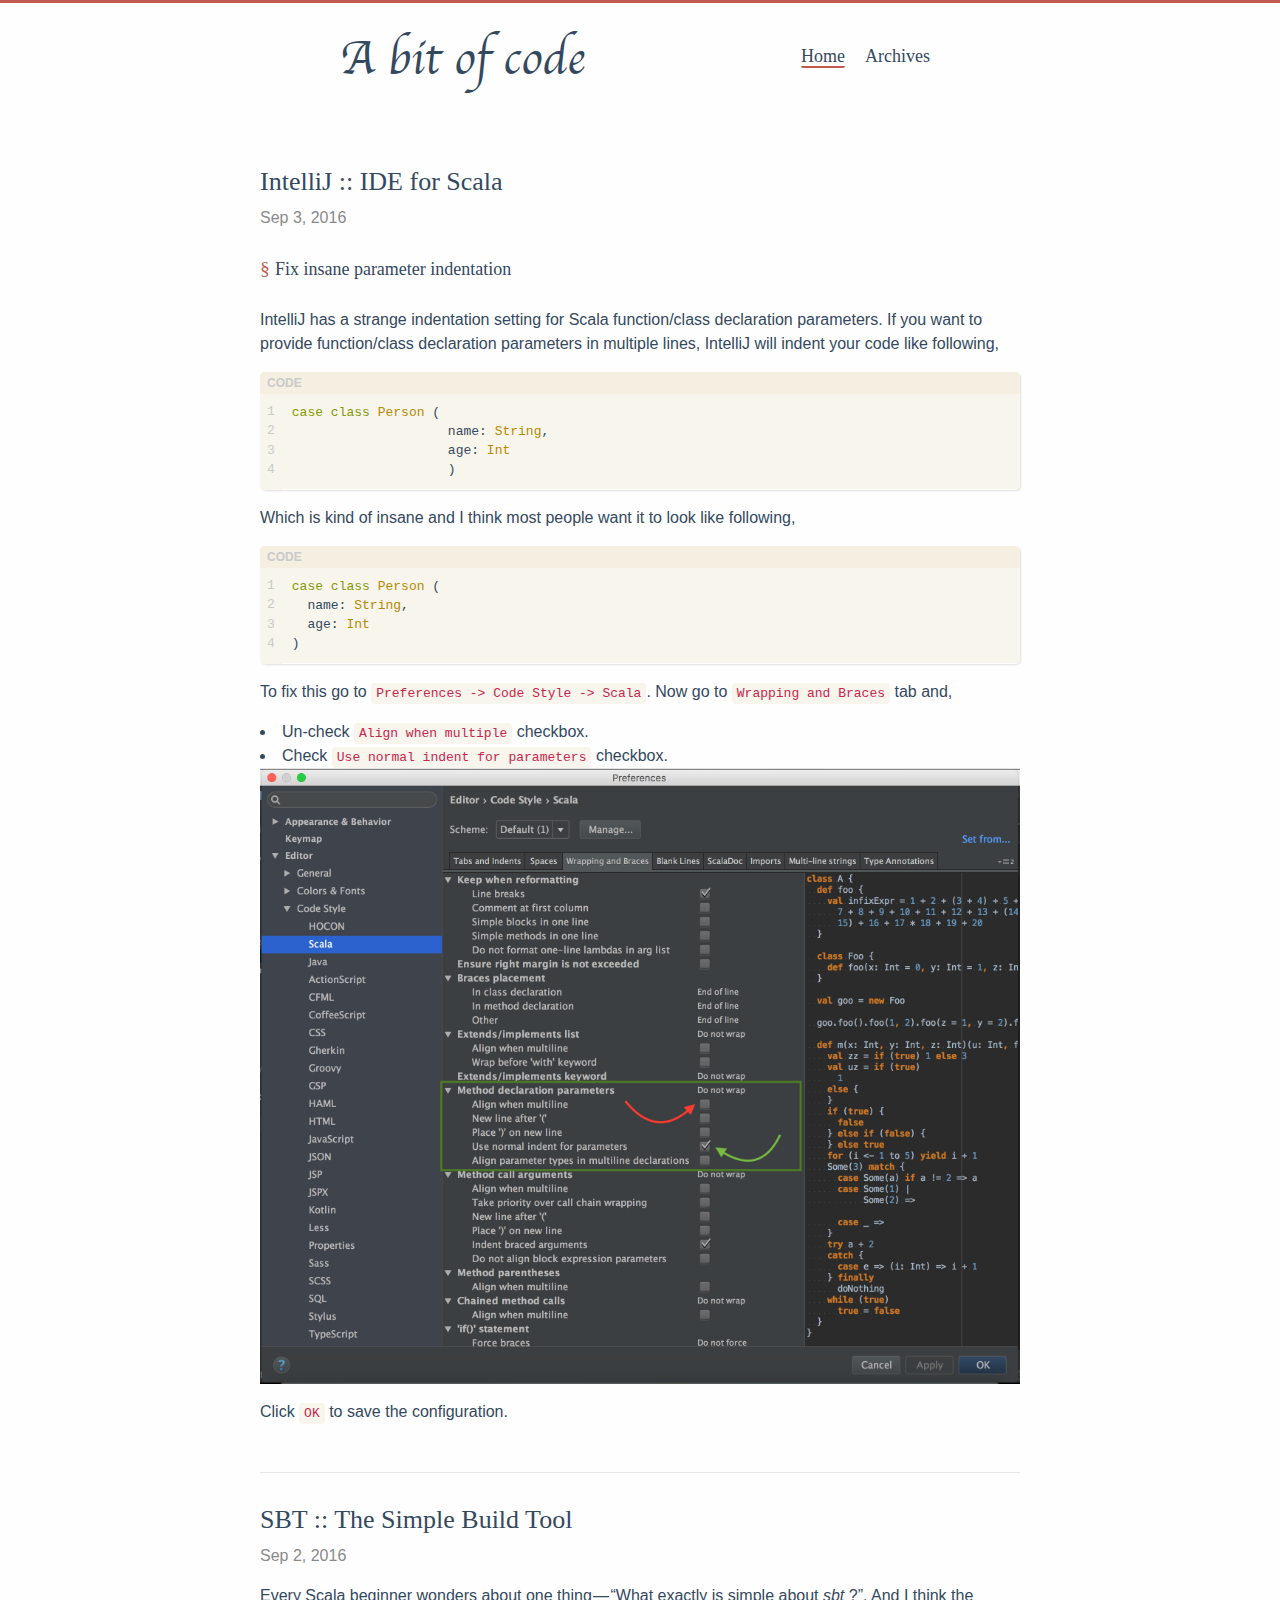
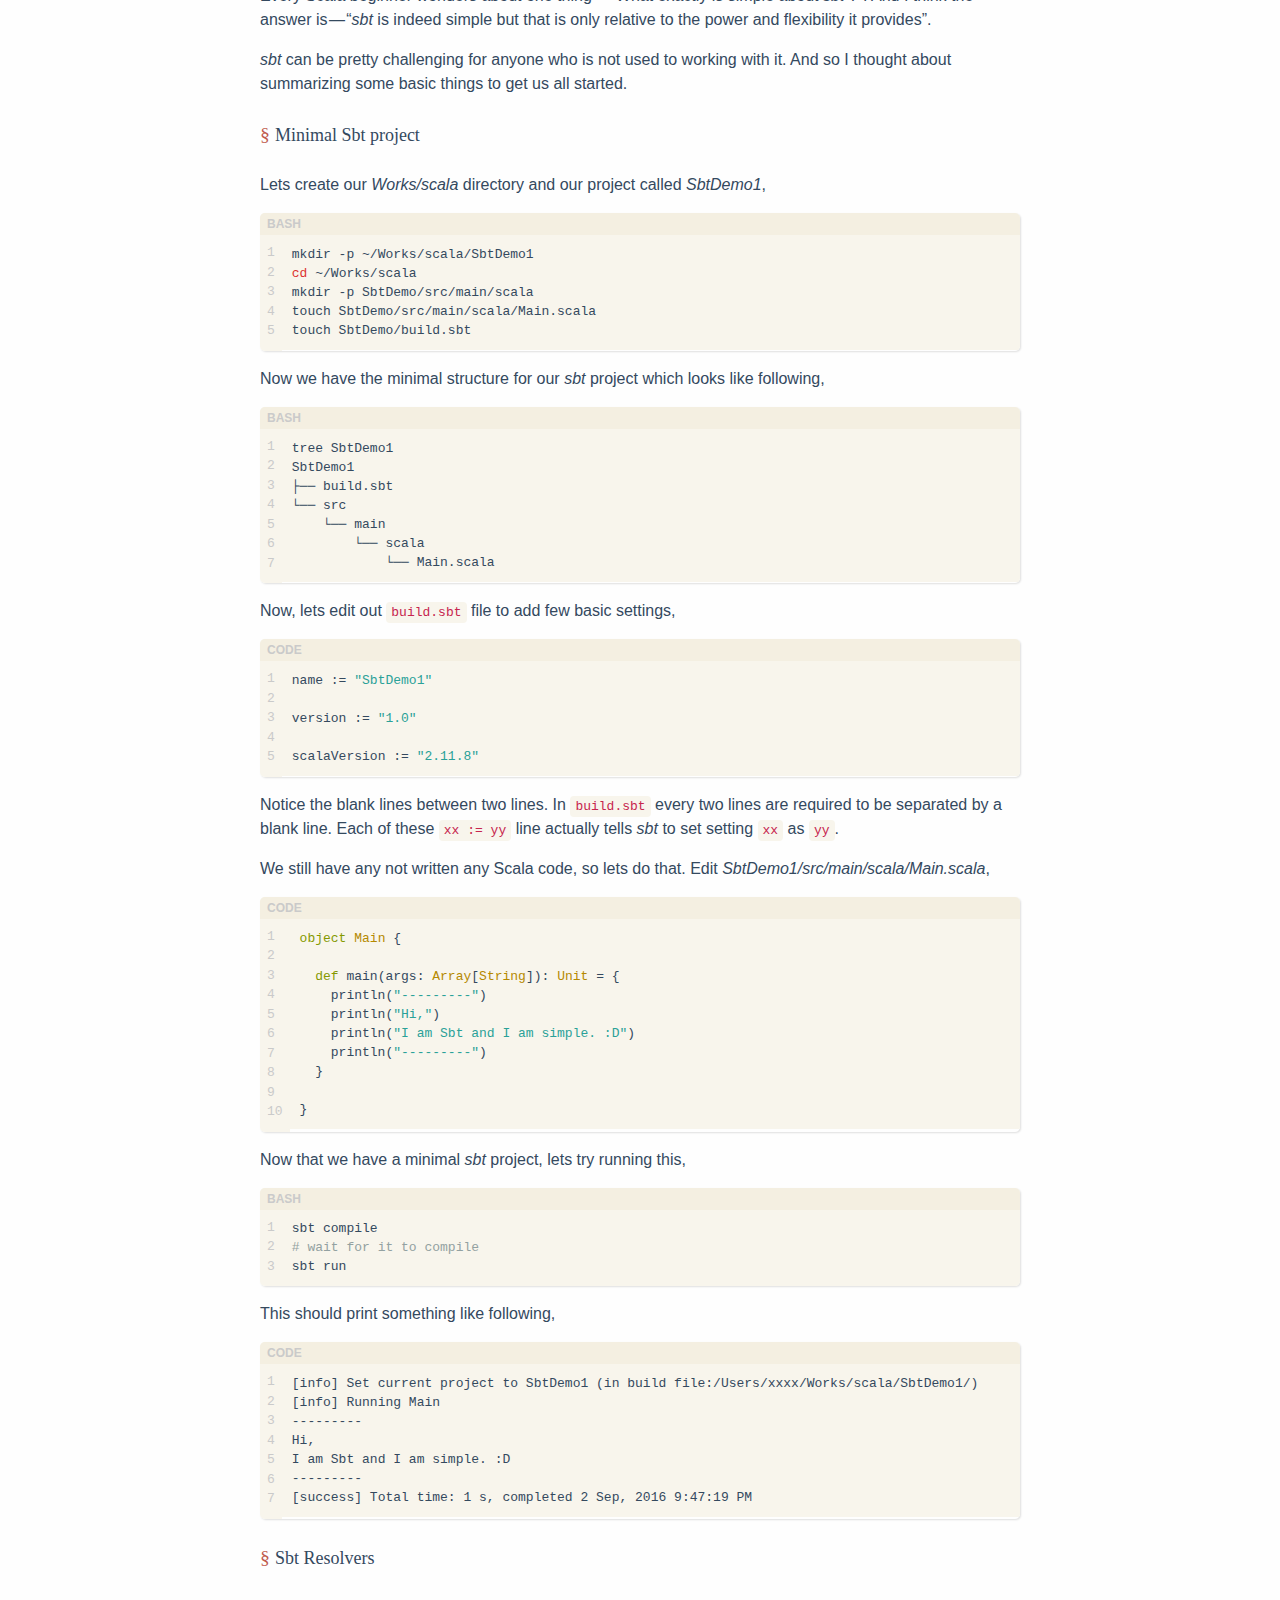
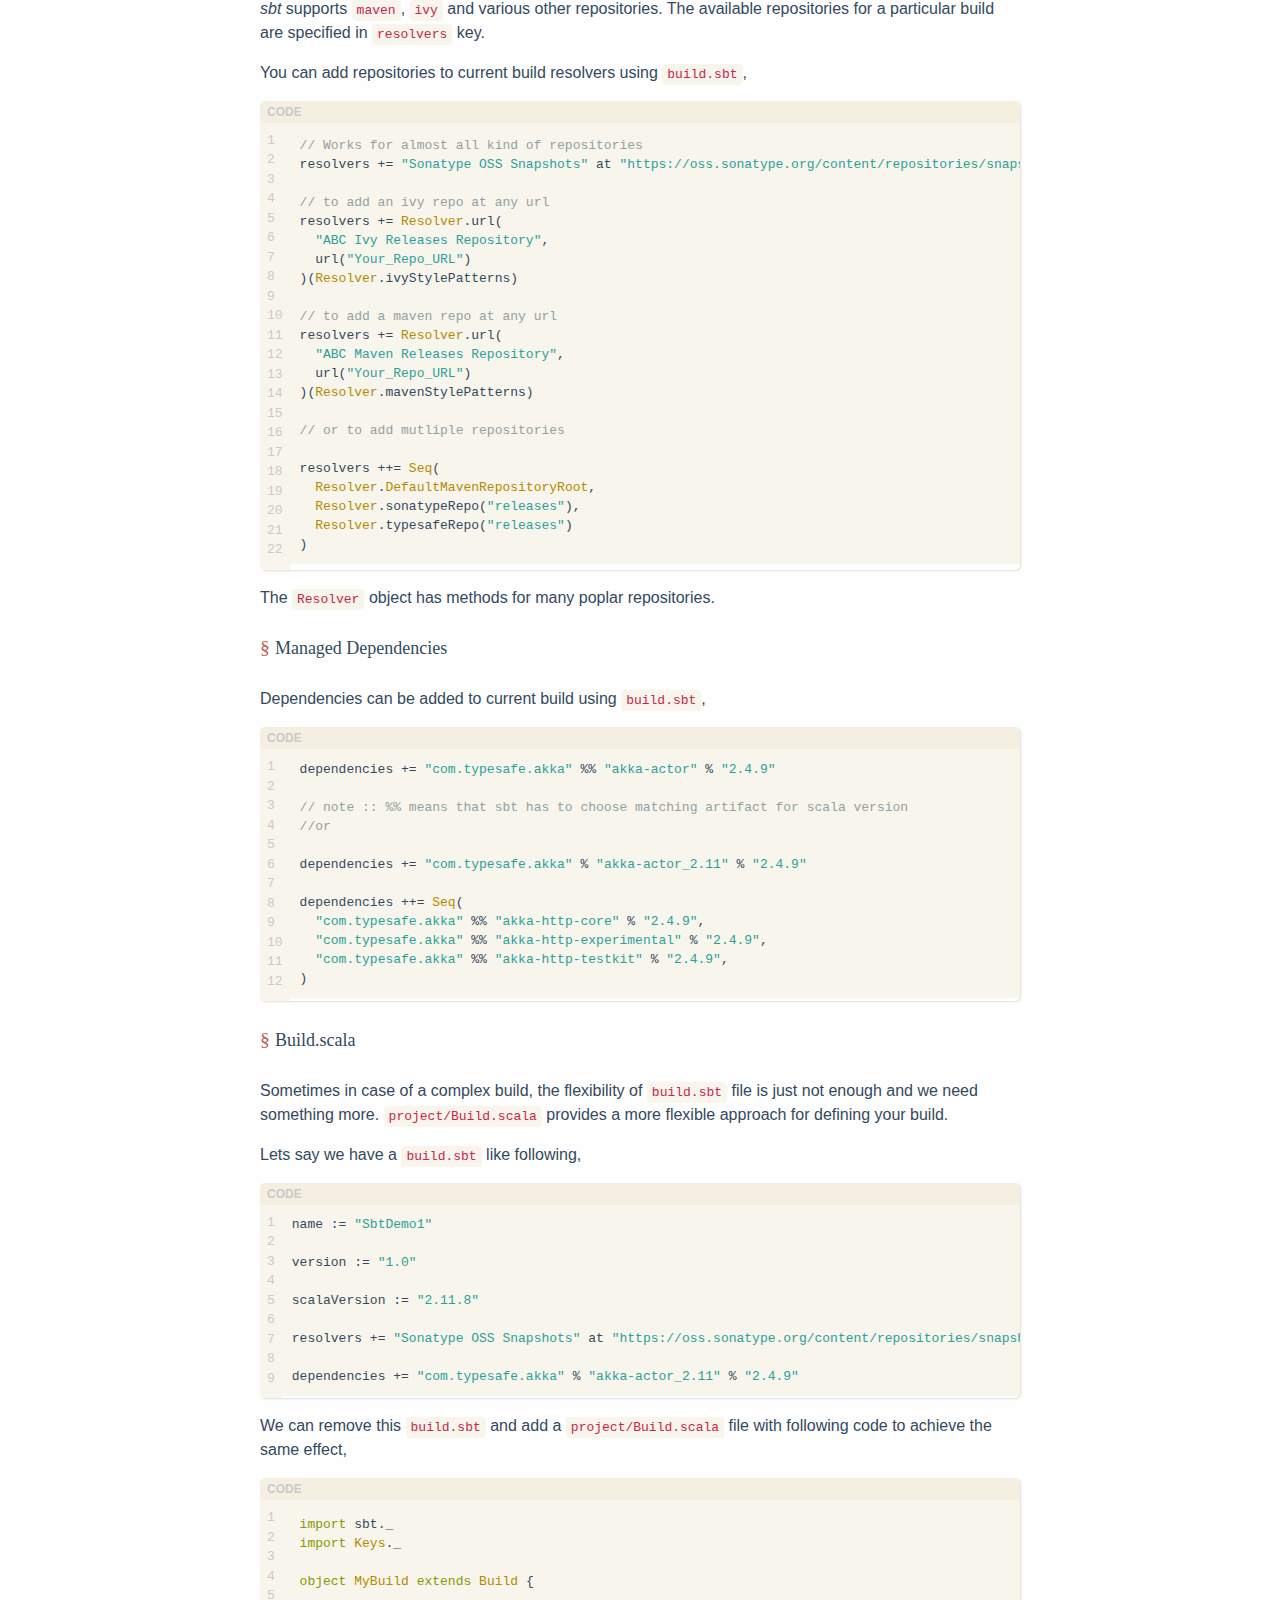
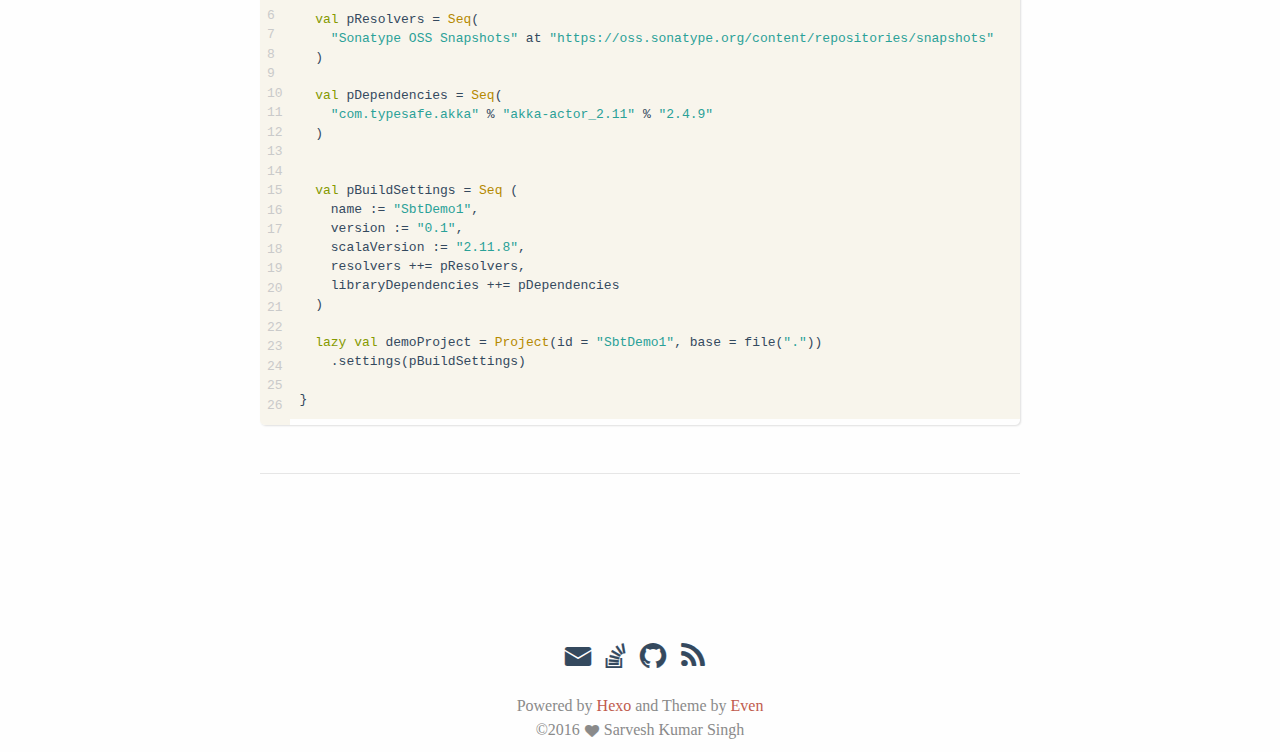
<file: index.html>
<!DOCTYPE html><html lang="en"><head><meta charset="utf-8"><meta name="X-UA-Compatible" content="IE=edge"><meta name="viewport" content="width=device-width, initial-scale=1"><meta name="author" content="Sarvesh Kumar Singh"><meta name="description"><title>A bit of code</title><link rel="icon" href="/favicon.ico"><link rel="canonical" href="https://sarveshseri.github.io/"><link rel="stylesheet" href="/fonts/iconfont/iconfont.css"><link rel="stylesheet" href="/css/style.css"></head><body><div id="main"><header><a href="/." class="logo">A bit of code</a><ul class="nav"><li class="nav-link"><a href="/" class="active">Home</a></li><li class="nav-link"><a href="/archives/" target="_self">Archives</a></li></ul></header><section id="container"><ul class="home"><li class="post-item"><article class="post"><h2 class="post-title"><a href="/2016/09/03/intellij-ide-for-scala/" class="post-link">IntelliJ :: IDE for Scala</a></h2><span class="post-time">Sep 3, 2016</span><div class="post-content"><h4 id="Fix-insane-parameter-indentation"><a href="#Fix-insane-parameter-indentation" class="headerlink" title="Fix insane parameter indentation"></a>Fix insane parameter indentation</h4><p>IntelliJ has a strange indentation setting for Scala function/class declaration parameters. If you want to provide function/class declaration parameters in multiple lines, IntelliJ will indent your code like following,<br><figure class="highlight scala"><table><tr><td class="gutter"><pre><div class="line">1</div><div class="line">2</div><div class="line">3</div><div class="line">4</div></pre></td><td class="code"><pre><div class="line"><span class="keyword">case</span> <span class="class"><span class="keyword">class</span> <span class="title">Person</span> (<span class="params"></span></span></div><div class="line">                    name: <span class="type">String</span>,</div><div class="line">                    age: <span class="type">Int</span></div><div class="line">                    )</div></pre></td></tr></table></figure></p>
<p>Which is kind of insane and I think most people want it to look like following,<br><figure class="highlight scala"><table><tr><td class="gutter"><pre><div class="line">1</div><div class="line">2</div><div class="line">3</div><div class="line">4</div></pre></td><td class="code"><pre><div class="line"><span class="keyword">case</span> <span class="class"><span class="keyword">class</span> <span class="title">Person</span> (<span class="params"></span></span></div><div class="line">  name: <span class="type">String</span>,</div><div class="line">  age: <span class="type">Int</span></div><div class="line">)</div></pre></td></tr></table></figure></p>
<p>To fix this go to <code>Preferences -&gt; Code Style -&gt; Scala</code>. Now go to <code>Wrapping and Braces</code> tab and,</p>
<ul>
<li>Un-check <code>Align when multiple</code> checkbox.</li>
<li>Check <code>Use normal indent for parameters</code> checkbox.<!--
![Scala indentation configuration](intellij-ide-for-scala/idea-1.png)
-->
</li>
</ul>
<img src="/2016/09/03/intellij-ide-for-scala/idea-1.png" alt="Scala indentation configuration" title="Scala indentation configuration">
<p>Click <code>OK</code> to save the configuration.</p>
</div></article></li><li class="post-item"><article class="post"><h2 class="post-title"><a href="/2016/09/02/sbt-the-simple-build-tool/" class="post-link">SBT :: The Simple Build Tool</a></h2><span class="post-time">Sep 2, 2016</span><div class="post-content"><p>Every Scala beginner wonders about one thing — “What exactly is simple about <em>sbt</em> ?”. And I think the answer is — “<em>sbt</em> is indeed simple but that is only relative to the power and flexibility it provides”.</p>
<p><em>sbt</em> can be pretty challenging for anyone who is not used to working with it. And so I thought about summarizing some basic things to get us all started.</p>
<h4 id="Minimal-Sbt-project"><a href="#Minimal-Sbt-project" class="headerlink" title="Minimal Sbt project"></a>Minimal Sbt project</h4><p>Lets create our <em>Works/scala</em> directory and our project called <em>SbtDemo1</em>,<br><figure class="highlight bash"><table><tr><td class="gutter"><pre><div class="line">1</div><div class="line">2</div><div class="line">3</div><div class="line">4</div><div class="line">5</div></pre></td><td class="code"><pre><div class="line">mkdir -p ~/Works/scala/SbtDemo1</div><div class="line"><span class="built_in">cd</span> ~/Works/scala</div><div class="line">mkdir -p SbtDemo/src/main/scala</div><div class="line">touch SbtDemo/src/main/scala/Main.scala</div><div class="line">touch SbtDemo/build.sbt</div></pre></td></tr></table></figure></p>
<p>Now we have the minimal structure for our <em>sbt</em> project which looks like following,<br><figure class="highlight bash"><table><tr><td class="gutter"><pre><div class="line">1</div><div class="line">2</div><div class="line">3</div><div class="line">4</div><div class="line">5</div><div class="line">6</div><div class="line">7</div></pre></td><td class="code"><pre><div class="line">tree SbtDemo1</div><div class="line">SbtDemo1</div><div class="line">├── build.sbt</div><div class="line">└── src</div><div class="line">    └── main</div><div class="line">        └── scala</div><div class="line">            └── Main.scala</div></pre></td></tr></table></figure></p>
<p>Now, lets edit out <code>build.sbt</code> file to add few basic settings,<br><figure class="highlight scala"><table><tr><td class="gutter"><pre><div class="line">1</div><div class="line">2</div><div class="line">3</div><div class="line">4</div><div class="line">5</div></pre></td><td class="code"><pre><div class="line">name := <span class="string">"SbtDemo1"</span></div><div class="line"></div><div class="line">version := <span class="string">"1.0"</span></div><div class="line"></div><div class="line">scalaVersion := <span class="string">"2.11.8"</span></div></pre></td></tr></table></figure></p>
<p>Notice the blank lines between two lines. In <code>build.sbt</code> every two lines are required to be separated by a blank line. Each of these <code>xx :=  yy</code> line actually tells <em>sbt</em> to set setting <code>xx</code> as <code>yy</code>.</p>
<p>We still have any not written any Scala code, so lets do that. Edit <em>SbtDemo1/src/main/scala/Main.scala</em>,<br><figure class="highlight scala"><table><tr><td class="gutter"><pre><div class="line">1</div><div class="line">2</div><div class="line">3</div><div class="line">4</div><div class="line">5</div><div class="line">6</div><div class="line">7</div><div class="line">8</div><div class="line">9</div><div class="line">10</div></pre></td><td class="code"><pre><div class="line"><span class="class"><span class="keyword">object</span> <span class="title">Main</span> </span>&#123;</div><div class="line"></div><div class="line">  <span class="function"><span class="keyword">def</span> <span class="title">main</span></span>(args: <span class="type">Array</span>[<span class="type">String</span>]): <span class="type">Unit</span> = &#123;</div><div class="line">    println(<span class="string">"---------"</span>)</div><div class="line">    println(<span class="string">"Hi,"</span>)</div><div class="line">    println(<span class="string">"I am Sbt and I am simple. :D"</span>)</div><div class="line">    println(<span class="string">"---------"</span>)</div><div class="line">  &#125;</div><div class="line"></div><div class="line">&#125;</div></pre></td></tr></table></figure></p>
<p>Now that we have a minimal <em>sbt</em> project, lets try running this,<br><figure class="highlight bash"><table><tr><td class="gutter"><pre><div class="line">1</div><div class="line">2</div><div class="line">3</div></pre></td><td class="code"><pre><div class="line">sbt compile</div><div class="line"><span class="comment"># wait for it to compile</span></div><div class="line">sbt run</div></pre></td></tr></table></figure></p>
<p>This should print something like following,<br><figure class="highlight plain"><table><tr><td class="gutter"><pre><div class="line">1</div><div class="line">2</div><div class="line">3</div><div class="line">4</div><div class="line">5</div><div class="line">6</div><div class="line">7</div></pre></td><td class="code"><pre><div class="line">[info] Set current project to SbtDemo1 (in build file:/Users/xxxx/Works/scala/SbtDemo1/)</div><div class="line">[info] Running Main</div><div class="line">---------</div><div class="line">Hi,</div><div class="line">I am Sbt and I am simple. :D</div><div class="line">---------</div><div class="line">[success] Total time: 1 s, completed 2 Sep, 2016 9:47:19 PM</div></pre></td></tr></table></figure></p>
<h4 id="Sbt-Resolvers"><a href="#Sbt-Resolvers" class="headerlink" title="Sbt Resolvers"></a>Sbt Resolvers</h4><p><em>sbt</em> supports <code>maven</code>, <code>ivy</code> and various other repositories. The available repositories for a particular build are specified in <code>resolvers</code> key.</p>
<p>You can add repositories to current build resolvers using <code>build.sbt</code>,</p>
<figure class="highlight scala"><table><tr><td class="gutter"><pre><div class="line">1</div><div class="line">2</div><div class="line">3</div><div class="line">4</div><div class="line">5</div><div class="line">6</div><div class="line">7</div><div class="line">8</div><div class="line">9</div><div class="line">10</div><div class="line">11</div><div class="line">12</div><div class="line">13</div><div class="line">14</div><div class="line">15</div><div class="line">16</div><div class="line">17</div><div class="line">18</div><div class="line">19</div><div class="line">20</div><div class="line">21</div><div class="line">22</div></pre></td><td class="code"><pre><div class="line"><span class="comment">// Works for almost all kind of repositories</span></div><div class="line">resolvers += <span class="string">"Sonatype OSS Snapshots"</span> at <span class="string">"https://oss.sonatype.org/content/repositories/snapshots"</span></div><div class="line"></div><div class="line"><span class="comment">// to add an ivy repo at any url</span></div><div class="line">resolvers += <span class="type">Resolver</span>.url(</div><div class="line">  <span class="string">"ABC Ivy Releases Repository"</span>,</div><div class="line">  url(<span class="string">"Your_Repo_URL"</span>)</div><div class="line">)(<span class="type">Resolver</span>.ivyStylePatterns)</div><div class="line"></div><div class="line"><span class="comment">// to add a maven repo at any url</span></div><div class="line">resolvers += <span class="type">Resolver</span>.url(</div><div class="line">  <span class="string">"ABC Maven Releases Repository"</span>,</div><div class="line">  url(<span class="string">"Your_Repo_URL"</span>)</div><div class="line">)(<span class="type">Resolver</span>.mavenStylePatterns)</div><div class="line"></div><div class="line"><span class="comment">// or to add mutliple repositories</span></div><div class="line"></div><div class="line">resolvers ++= <span class="type">Seq</span>(</div><div class="line">  <span class="type">Resolver</span>.<span class="type">DefaultMavenRepositoryRoot</span>,</div><div class="line">  <span class="type">Resolver</span>.sonatypeRepo(<span class="string">"releases"</span>),</div><div class="line">  <span class="type">Resolver</span>.typesafeRepo(<span class="string">"releases"</span>)</div><div class="line">)</div></pre></td></tr></table></figure>
<p>The <code>Resolver</code> object has methods for many poplar repositories.</p>
<h4 id="Managed-Dependencies"><a href="#Managed-Dependencies" class="headerlink" title="Managed Dependencies"></a>Managed Dependencies</h4><p>Dependencies can be added to current build using <code>build.sbt</code>,</p>
<figure class="highlight scala"><table><tr><td class="gutter"><pre><div class="line">1</div><div class="line">2</div><div class="line">3</div><div class="line">4</div><div class="line">5</div><div class="line">6</div><div class="line">7</div><div class="line">8</div><div class="line">9</div><div class="line">10</div><div class="line">11</div><div class="line">12</div></pre></td><td class="code"><pre><div class="line">dependencies += <span class="string">"com.typesafe.akka"</span> %% <span class="string">"akka-actor"</span> % <span class="string">"2.4.9"</span></div><div class="line"></div><div class="line"><span class="comment">// note :: %% means that sbt has to choose matching artifact for scala version</span></div><div class="line"><span class="comment">//or</span></div><div class="line"></div><div class="line">dependencies += <span class="string">"com.typesafe.akka"</span> % <span class="string">"akka-actor_2.11"</span> % <span class="string">"2.4.9"</span></div><div class="line"></div><div class="line">dependencies ++= <span class="type">Seq</span>(</div><div class="line">  <span class="string">"com.typesafe.akka"</span> %% <span class="string">"akka-http-core"</span> % <span class="string">"2.4.9"</span>,</div><div class="line">  <span class="string">"com.typesafe.akka"</span> %% <span class="string">"akka-http-experimental"</span> % <span class="string">"2.4.9"</span>,</div><div class="line">  <span class="string">"com.typesafe.akka"</span> %% <span class="string">"akka-http-testkit"</span> % <span class="string">"2.4.9"</span>,</div><div class="line">)</div></pre></td></tr></table></figure>
<h4 id="Build-scala"><a href="#Build-scala" class="headerlink" title="Build.scala"></a>Build.scala</h4><p>Sometimes in case of a complex build, the flexibility of <code>build.sbt</code> file is just not enough and we need something more. <code>project/Build.scala</code> provides a more flexible approach for defining your build.</p>
<p>Lets say we have a <code>build.sbt</code> like following,</p>
<figure class="highlight scala"><table><tr><td class="gutter"><pre><div class="line">1</div><div class="line">2</div><div class="line">3</div><div class="line">4</div><div class="line">5</div><div class="line">6</div><div class="line">7</div><div class="line">8</div><div class="line">9</div></pre></td><td class="code"><pre><div class="line">name := <span class="string">"SbtDemo1"</span></div><div class="line"></div><div class="line">version := <span class="string">"1.0"</span></div><div class="line"></div><div class="line">scalaVersion := <span class="string">"2.11.8"</span></div><div class="line"></div><div class="line">resolvers += <span class="string">"Sonatype OSS Snapshots"</span> at <span class="string">"https://oss.sonatype.org/content/repositories/snapshots"</span></div><div class="line"></div><div class="line">dependencies += <span class="string">"com.typesafe.akka"</span> % <span class="string">"akka-actor_2.11"</span> % <span class="string">"2.4.9"</span></div></pre></td></tr></table></figure>
<p>We can remove this <code>build.sbt</code> and add a <code>project/Build.scala</code> file with following code to achieve the same effect,</p>
<figure class="highlight scala"><table><tr><td class="gutter"><pre><div class="line">1</div><div class="line">2</div><div class="line">3</div><div class="line">4</div><div class="line">5</div><div class="line">6</div><div class="line">7</div><div class="line">8</div><div class="line">9</div><div class="line">10</div><div class="line">11</div><div class="line">12</div><div class="line">13</div><div class="line">14</div><div class="line">15</div><div class="line">16</div><div class="line">17</div><div class="line">18</div><div class="line">19</div><div class="line">20</div><div class="line">21</div><div class="line">22</div><div class="line">23</div><div class="line">24</div><div class="line">25</div><div class="line">26</div></pre></td><td class="code"><pre><div class="line"><span class="keyword">import</span> sbt._</div><div class="line"><span class="keyword">import</span> <span class="type">Keys</span>._</div><div class="line"></div><div class="line"><span class="class"><span class="keyword">object</span> <span class="title">MyBuild</span> <span class="keyword">extends</span> <span class="title">Build</span> </span>&#123;</div><div class="line"></div><div class="line">  <span class="keyword">val</span> pResolvers = <span class="type">Seq</span>(</div><div class="line">    <span class="string">"Sonatype OSS Snapshots"</span> at <span class="string">"https://oss.sonatype.org/content/repositories/snapshots"</span></div><div class="line">  )</div><div class="line"></div><div class="line">  <span class="keyword">val</span> pDependencies = <span class="type">Seq</span>(</div><div class="line">    <span class="string">"com.typesafe.akka"</span> % <span class="string">"akka-actor_2.11"</span> % <span class="string">"2.4.9"</span></div><div class="line">  )</div><div class="line"></div><div class="line"></div><div class="line">  <span class="keyword">val</span> pBuildSettings = <span class="type">Seq</span> (</div><div class="line">    name := <span class="string">"SbtDemo1"</span>,</div><div class="line">    version := <span class="string">"0.1"</span>,</div><div class="line">    scalaVersion := <span class="string">"2.11.8"</span>,</div><div class="line">    resolvers ++= pResolvers,</div><div class="line">    libraryDependencies ++= pDependencies</div><div class="line">  )</div><div class="line"></div><div class="line">  <span class="keyword">lazy</span> <span class="keyword">val</span> demoProject = <span class="type">Project</span>(id = <span class="string">"SbtDemo1"</span>, base = file(<span class="string">"."</span>))</div><div class="line">    .settings(pBuildSettings)</div><div class="line"></div><div class="line">&#125;</div></pre></td></tr></table></figure>
</div></article></li></ul><div class="paginator"></div></section><footer><div class="social"><a href="mailto:sarveshseri@email.com" class="iconfont icon-email"> </a><a href="http://stackoverflow.com/users/1151929" class="iconfont icon-stack-overflow"> </a><a href="/" class="iconfont icon-github"> </a><a href="/atom.xml" class="iconfont icon-rss"> </a></div><div class="copyright"><p class="power">Powered by <a href="https://hexo.io/">Hexo</a> and Theme by <a href="https://github.com/ahonn/hexo-theme-even"> Even</a></p><p class="since">&copy;2016<span class="heart"><i class="iconfont icon-heart"></i></span><span class="author">Sarvesh Kumar Singh</span></p></div><label id="back2top"><i class="iconfont icon-up"></i></label></footer></div><script src="/js/zepto.min.js"></script><script src="/js/theme.js"></script></body></html>
</file>
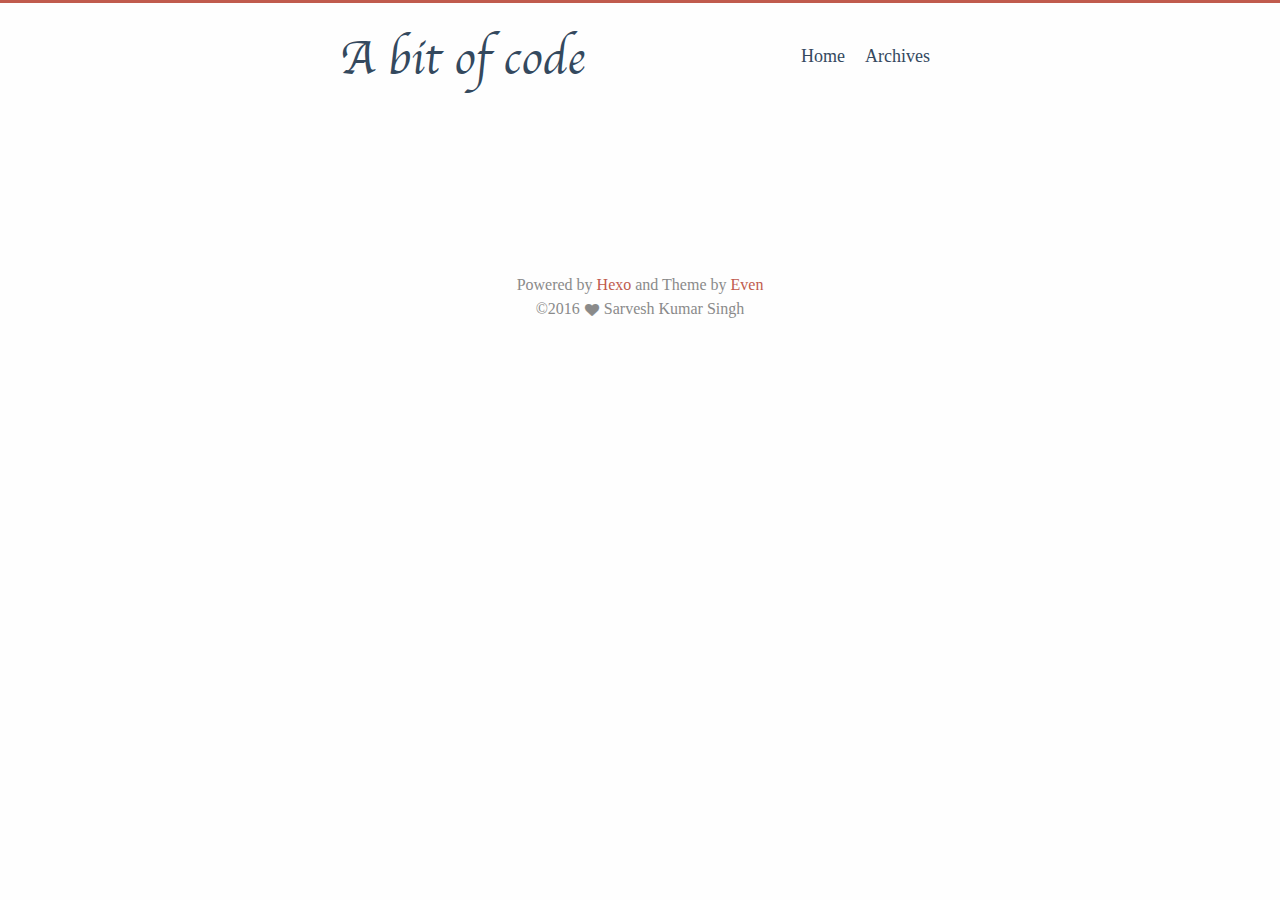
<file: about/index.html>
<!DOCTYPE html><html lang="en"><head><meta charset="utf-8"><meta name="X-UA-Compatible" content="IE=edge"><meta name="viewport" content="width=device-width, initial-scale=1"><meta name="author" content="Sarvesh Kumar Singh"><meta name="description"><title>About · A bit of code</title><link rel="icon" href="/favicon.ico"><link rel="canonical" href="https://sarveshseri.github.io/about/"><link rel="stylesheet" href="/fonts/iconfont/iconfont.css"><link rel="stylesheet" href="/css/style.css"></head><body><div id="main"><header><a href="/." class="logo">A bit of code</a><ul class="nav"><li class="nav-link"><a href="/" target="_self">Home</a></li><li class="nav-link"><a href="/archives/" target="_self">Archives</a></li></ul></header><section id="container"><article class="post"><article class="post-block"><div class="post-content"></div></article></article></section><footer><div class="copyright"><p class="power">Powered by <a href="https://hexo.io/">Hexo</a> and Theme by <a href="https://github.com/ahonn/hexo-theme-even"> Even</a></p><p class="since">&copy;2016<span class="heart"><i class="iconfont icon-heart"></i></span><span class="author">Sarvesh Kumar Singh</span></p></div><label id="back2top"><i class="iconfont icon-up"></i></label></footer></div><script src="/js/zepto.min.js"></script><script src="/js/theme.js"></script></body></html>
</file>
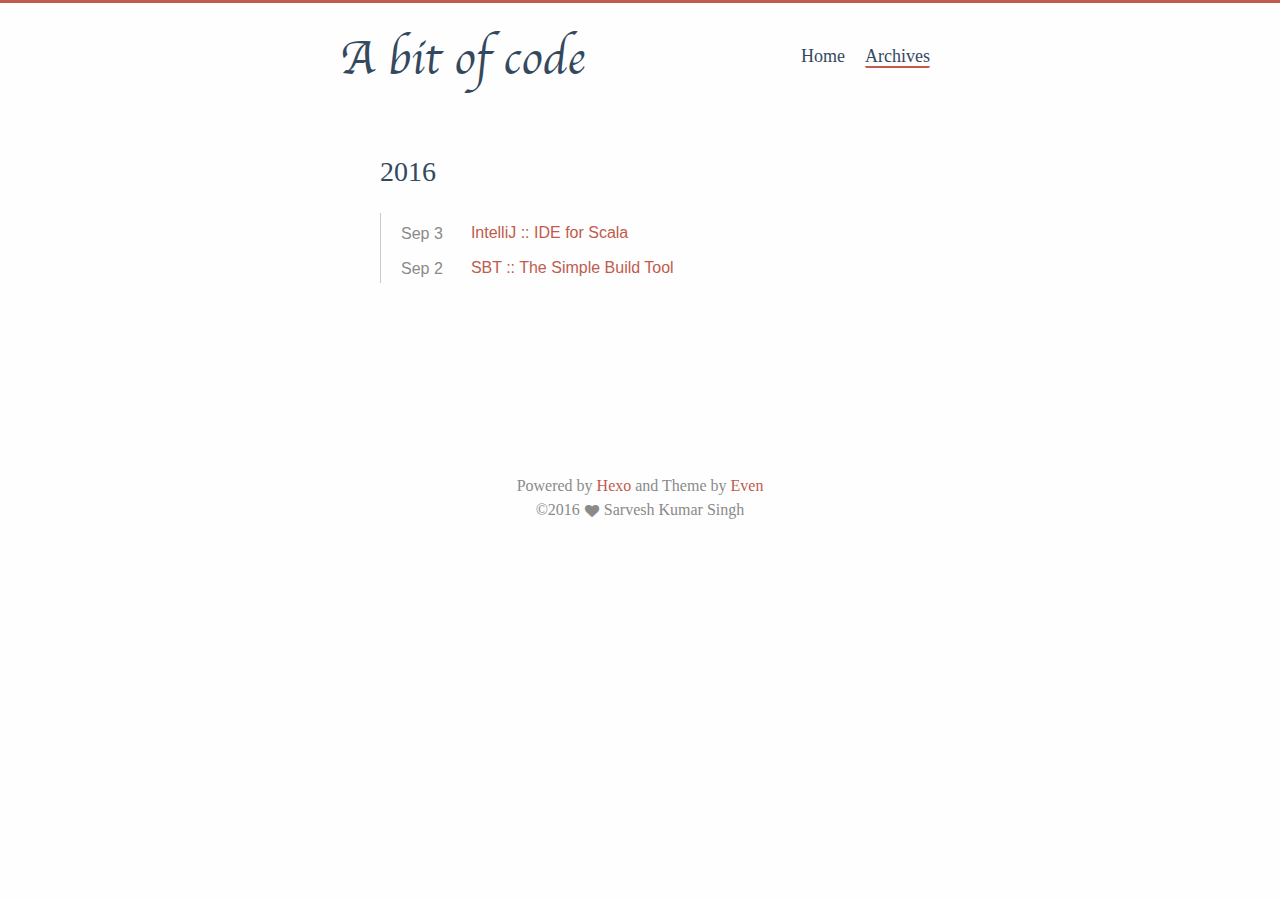
<file: archives/index.html>
<!DOCTYPE html><html lang="en"><head><meta charset="utf-8"><meta name="X-UA-Compatible" content="IE=edge"><meta name="viewport" content="width=device-width, initial-scale=1"><meta name="author" content="Sarvesh Kumar Singh"><meta name="description"><title>Archives · A bit of code</title><link rel="icon" href="/favicon.ico"><link rel="canonical" href="https://sarveshseri.github.io/archives/"><link rel="stylesheet" href="/fonts/iconfont/iconfont.css"><link rel="stylesheet" href="/css/style.css"></head><body><div id="main"><header><a href="/." class="logo">A bit of code</a><ul class="nav"><li class="nav-link"><a href="/" target="_self">Home</a></li><li class="nav-link"><a href="/archives/" target="_self" class="active">Archives</a></li></ul></header><section id="container"><div class="archive"><h2 class="year">2016</h2><div class="post-item"><div class="post-time">Sep 3</div><a href="/2016/09/03/intellij-ide-for-scala/" class="post-link">IntelliJ :: IDE for Scala</a></div><div class="post-item"><div class="post-time">Sep 2</div><a href="/2016/09/02/sbt-the-simple-build-tool/" class="post-link">SBT :: The Simple Build Tool</a></div></div><div class="paginator"></div></section><footer><div class="copyright"><p class="power">Powered by <a href="https://hexo.io/">Hexo</a> and Theme by <a href="https://github.com/ahonn/hexo-theme-even"> Even</a></p><p class="since">&copy;2016<span class="heart"><i class="iconfont icon-heart"></i></span><span class="author">Sarvesh Kumar Singh</span></p></div><label id="back2top"><i class="iconfont icon-up"></i></label></footer></div><script src="/js/zepto.min.js"></script><script src="/js/theme.js"></script></body></html>
</file>
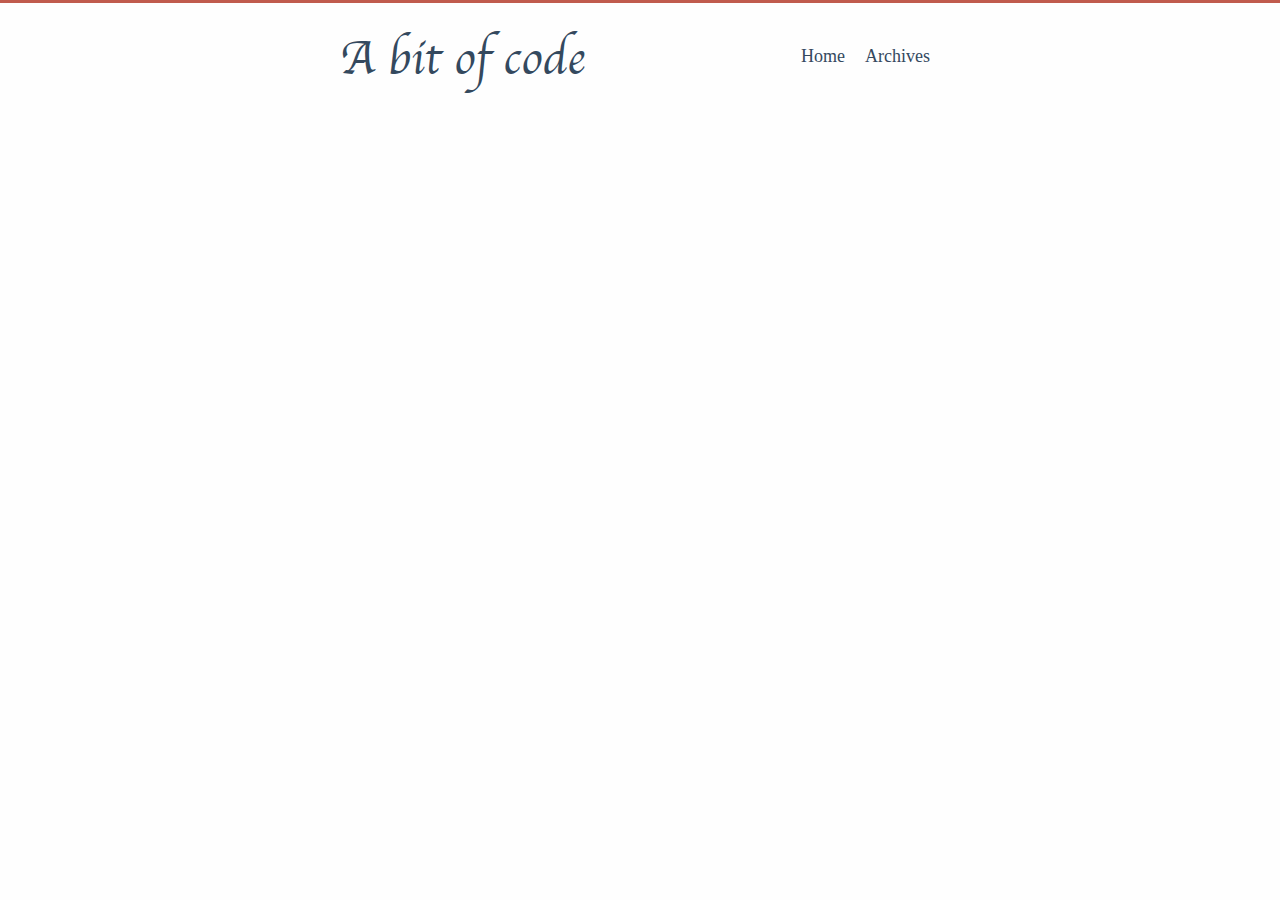
<file: categories/index.html>
<!DOCTYPE html><html lang="en"><head><meta charset="utf-8"><meta name="X-UA-Compatible" content="IE=edge"><meta name="viewport" content="width=device-width, initial-scale=1"><meta name="author" content="Sarvesh Kumar Singh"><meta name="description"><title>Categories · A bit of code</title><link rel="icon" href="/favicon.ico"><link rel="canonical" href="https://sarveshseri.github.io/categories/"><link rel="stylesheet" href="/fonts/iconfont/iconfont.css"><link rel="stylesheet" href="/css/style.css"></head><body><div id="main"><header><a href="/." class="logo">A bit of code</a><ul class="nav"><li class="nav-link"><a href="/" target="_self">Home</a></li><li class="nav-link"><a href="/archives/" target="_self">Archives</a></li></ul></header><section id="container"><article class="categories"><div class="total"></div></article></section><footer><label id="back2top"><i class="iconfont icon-up"></i></label></footer></div><script src="/js/zepto.min.js"></script><script src="/js/theme.js"></script></body></html>
</file>
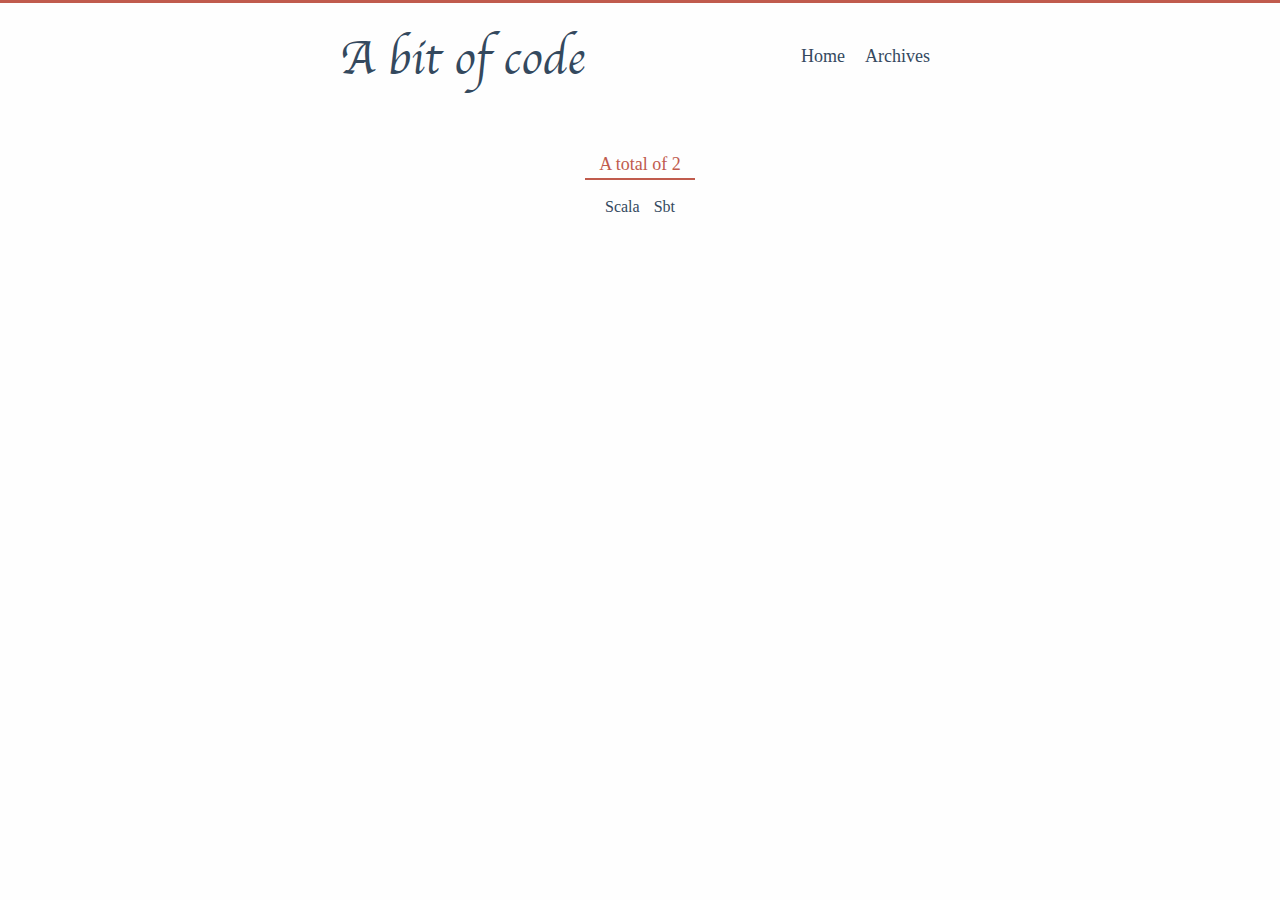
<file: tags/index.html>
<!DOCTYPE html><html lang="en"><head><meta charset="utf-8"><meta name="X-UA-Compatible" content="IE=edge"><meta name="viewport" content="width=device-width, initial-scale=1"><meta name="author" content="Sarvesh Kumar Singh"><meta name="description"><title>Tags · A bit of code</title><link rel="icon" href="/favicon.ico"><link rel="canonical" href="https://sarveshseri.github.io/tags/"><link rel="stylesheet" href="/fonts/iconfont/iconfont.css"><link rel="stylesheet" href="/css/style.css"></head><body><div id="main"><header><a href="/." class="logo">A bit of code</a><ul class="nav"><li class="nav-link"><a href="/" target="_self">Home</a></li><li class="nav-link"><a href="/archives/" target="_self">Archives</a></li></ul></header><section id="container"><div class="tagcloud"><div class="total"><p>A total of <span>2</span></p></div><a href="/tags/Scala/" style="font-size: 16px;">Scala</a> <a href="/tags/Sbt/" style="font-size: 16px;">Sbt</a></div></section><footer><label id="back2top"><i class="iconfont icon-up"></i></label></footer></div><script src="/js/zepto.min.js"></script><script src="/js/theme.js"></script></body></html>
</file>
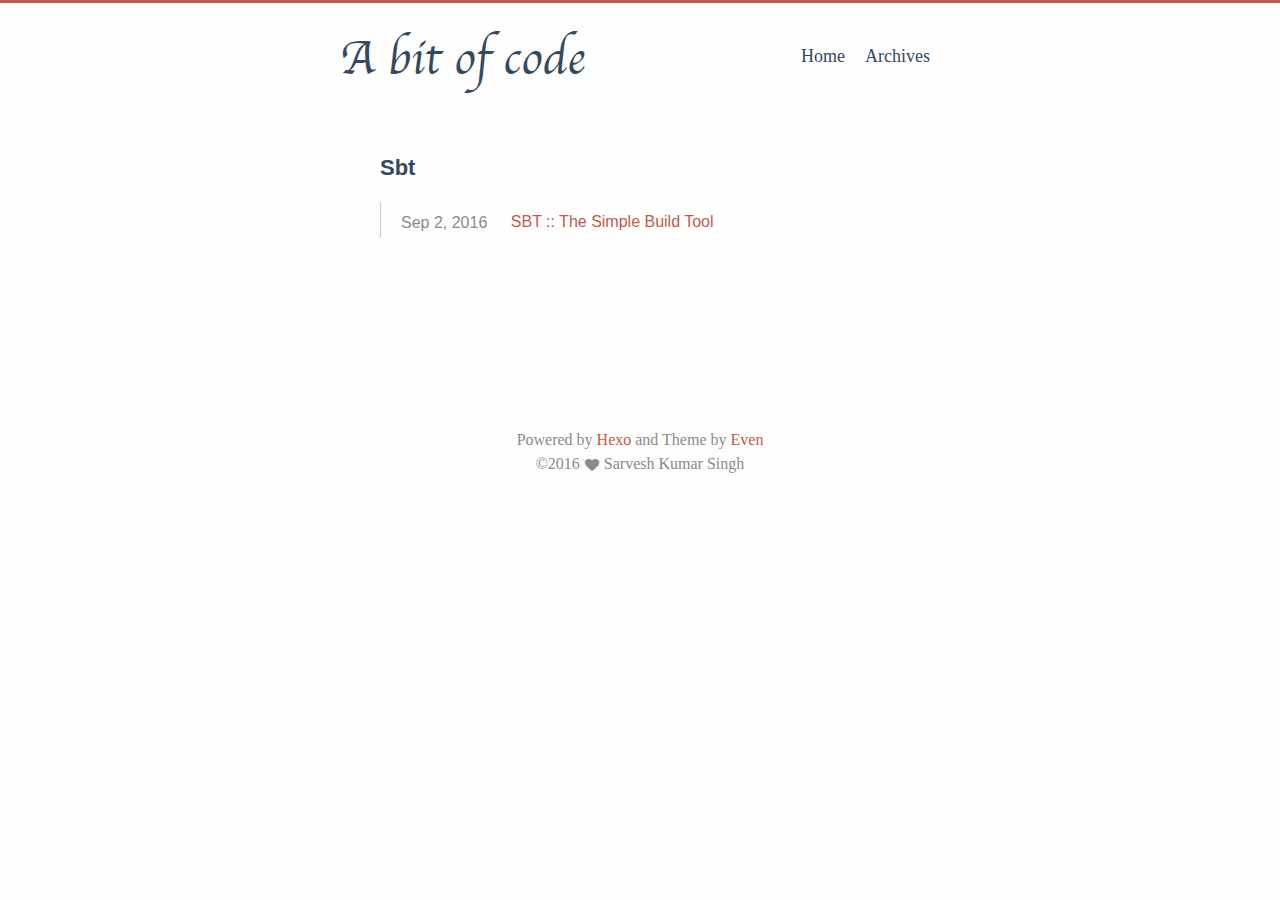
<file: tags/Sbt/index.html>
<!DOCTYPE html><html lang="en"><head><meta charset="utf-8"><meta name="X-UA-Compatible" content="IE=edge"><meta name="viewport" content="width=device-width, initial-scale=1"><meta name="author" content="Sarvesh Kumar Singh"><meta name="description"><title>Sbt · A bit of code</title><link rel="icon" href="/favicon.ico"><link rel="canonical" href="https://sarveshseri.github.io/tags/Sbt/"><link rel="stylesheet" href="/fonts/iconfont/iconfont.css"><link rel="stylesheet" href="/css/style.css"></head><body><div id="main"><header><a href="/." class="logo">A bit of code</a><ul class="nav"><li class="nav-link"><a href="/" target="_self">Home</a></li><li class="nav-link"><a href="/archives/" target="_self">Archives</a></li></ul></header><section id="container"><div class="archive"><h2 class="tag">Sbt</h2><div class="post-item"><div class="post-time tag">Sep 2, 2016</div><a href="/2016/09/02/sbt-the-simple-build-tool/" class="post-link">SBT :: The Simple Build Tool</a></div></div><div class="paginator"></div></section><footer><div class="copyright"><p class="power">Powered by <a href="https://hexo.io/">Hexo</a> and Theme by <a href="https://github.com/ahonn/hexo-theme-even"> Even</a></p><p class="since">&copy;2016<span class="heart"><i class="iconfont icon-heart"></i></span><span class="author">Sarvesh Kumar Singh</span></p></div><label id="back2top"><i class="iconfont icon-up"></i></label></footer></div><script src="/js/zepto.min.js"></script><script src="/js/theme.js"></script></body></html>
</file>
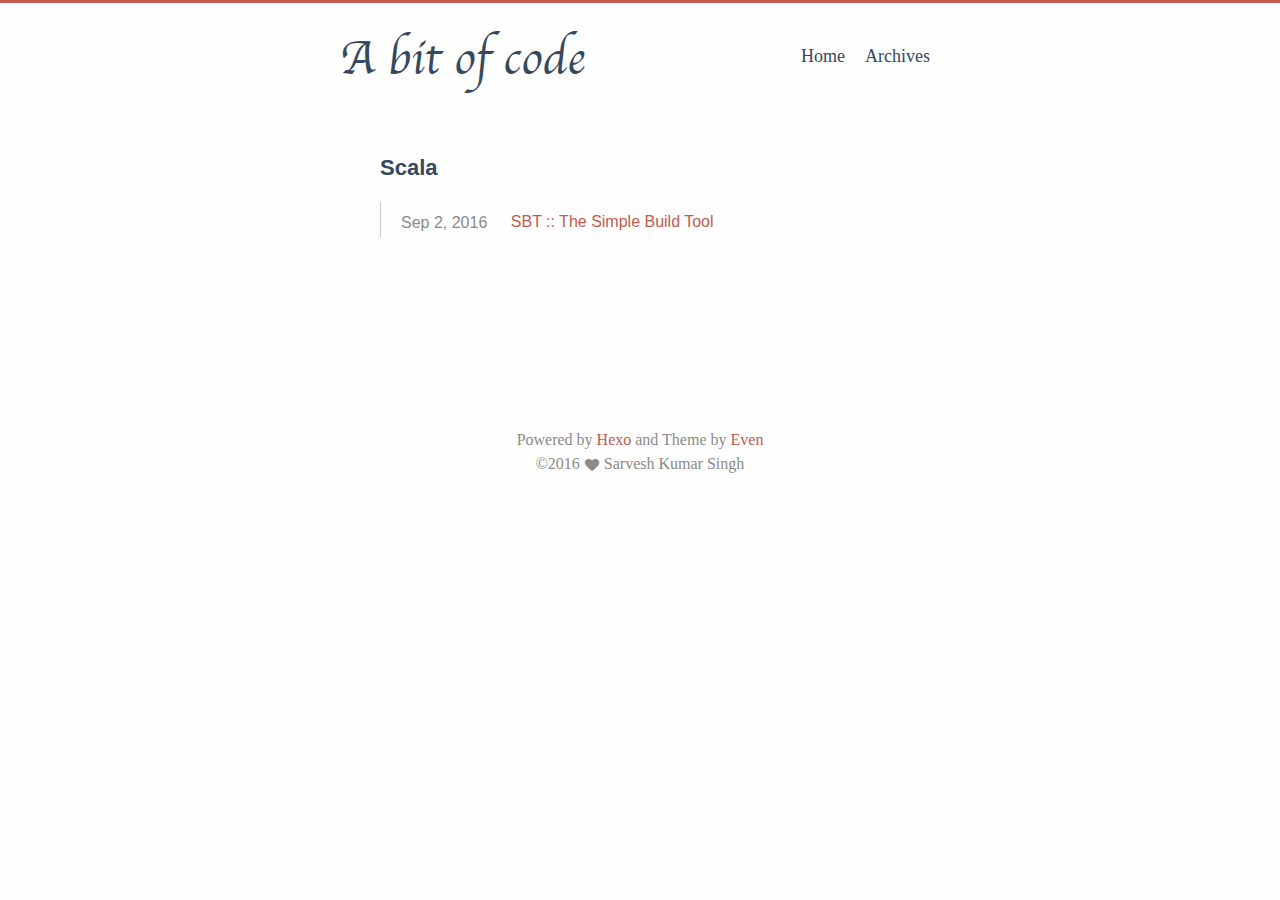
<file: tags/Scala/index.html>
<!DOCTYPE html><html lang="en"><head><meta charset="utf-8"><meta name="X-UA-Compatible" content="IE=edge"><meta name="viewport" content="width=device-width, initial-scale=1"><meta name="author" content="Sarvesh Kumar Singh"><meta name="description"><title>Scala · A bit of code</title><link rel="icon" href="/favicon.ico"><link rel="canonical" href="https://sarveshseri.github.io/tags/Scala/"><link rel="stylesheet" href="/fonts/iconfont/iconfont.css"><link rel="stylesheet" href="/css/style.css"></head><body><div id="main"><header><a href="/." class="logo">A bit of code</a><ul class="nav"><li class="nav-link"><a href="/" target="_self">Home</a></li><li class="nav-link"><a href="/archives/" target="_self">Archives</a></li></ul></header><section id="container"><div class="archive"><h2 class="tag">Scala</h2><div class="post-item"><div class="post-time tag">Sep 2, 2016</div><a href="/2016/09/02/sbt-the-simple-build-tool/" class="post-link">SBT :: The Simple Build Tool</a></div></div><div class="paginator"></div></section><footer><div class="copyright"><p class="power">Powered by <a href="https://hexo.io/">Hexo</a> and Theme by <a href="https://github.com/ahonn/hexo-theme-even"> Even</a></p><p class="since">&copy;2016<span class="heart"><i class="iconfont icon-heart"></i></span><span class="author">Sarvesh Kumar Singh</span></p></div><label id="back2top"><i class="iconfont icon-up"></i></label></footer></div><script src="/js/zepto.min.js"></script><script src="/js/theme.js"></script></body></html>
</file>
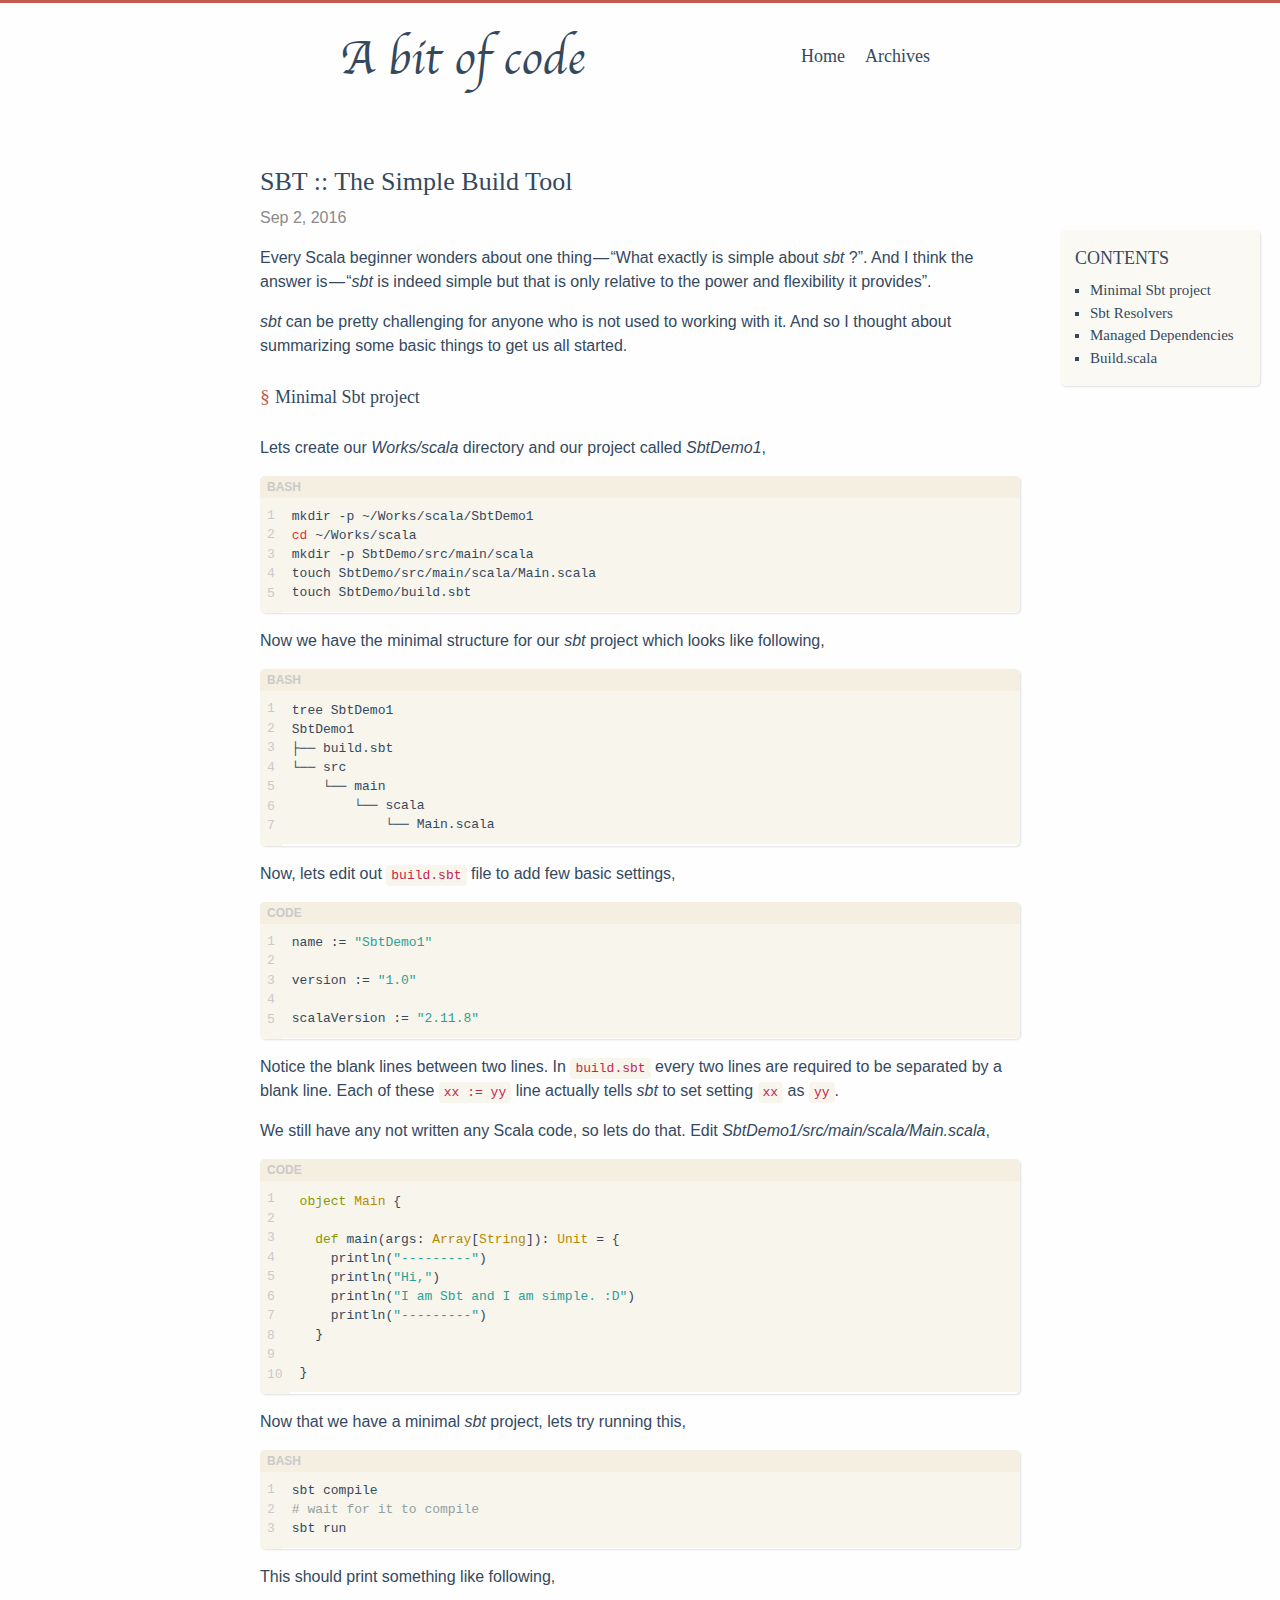
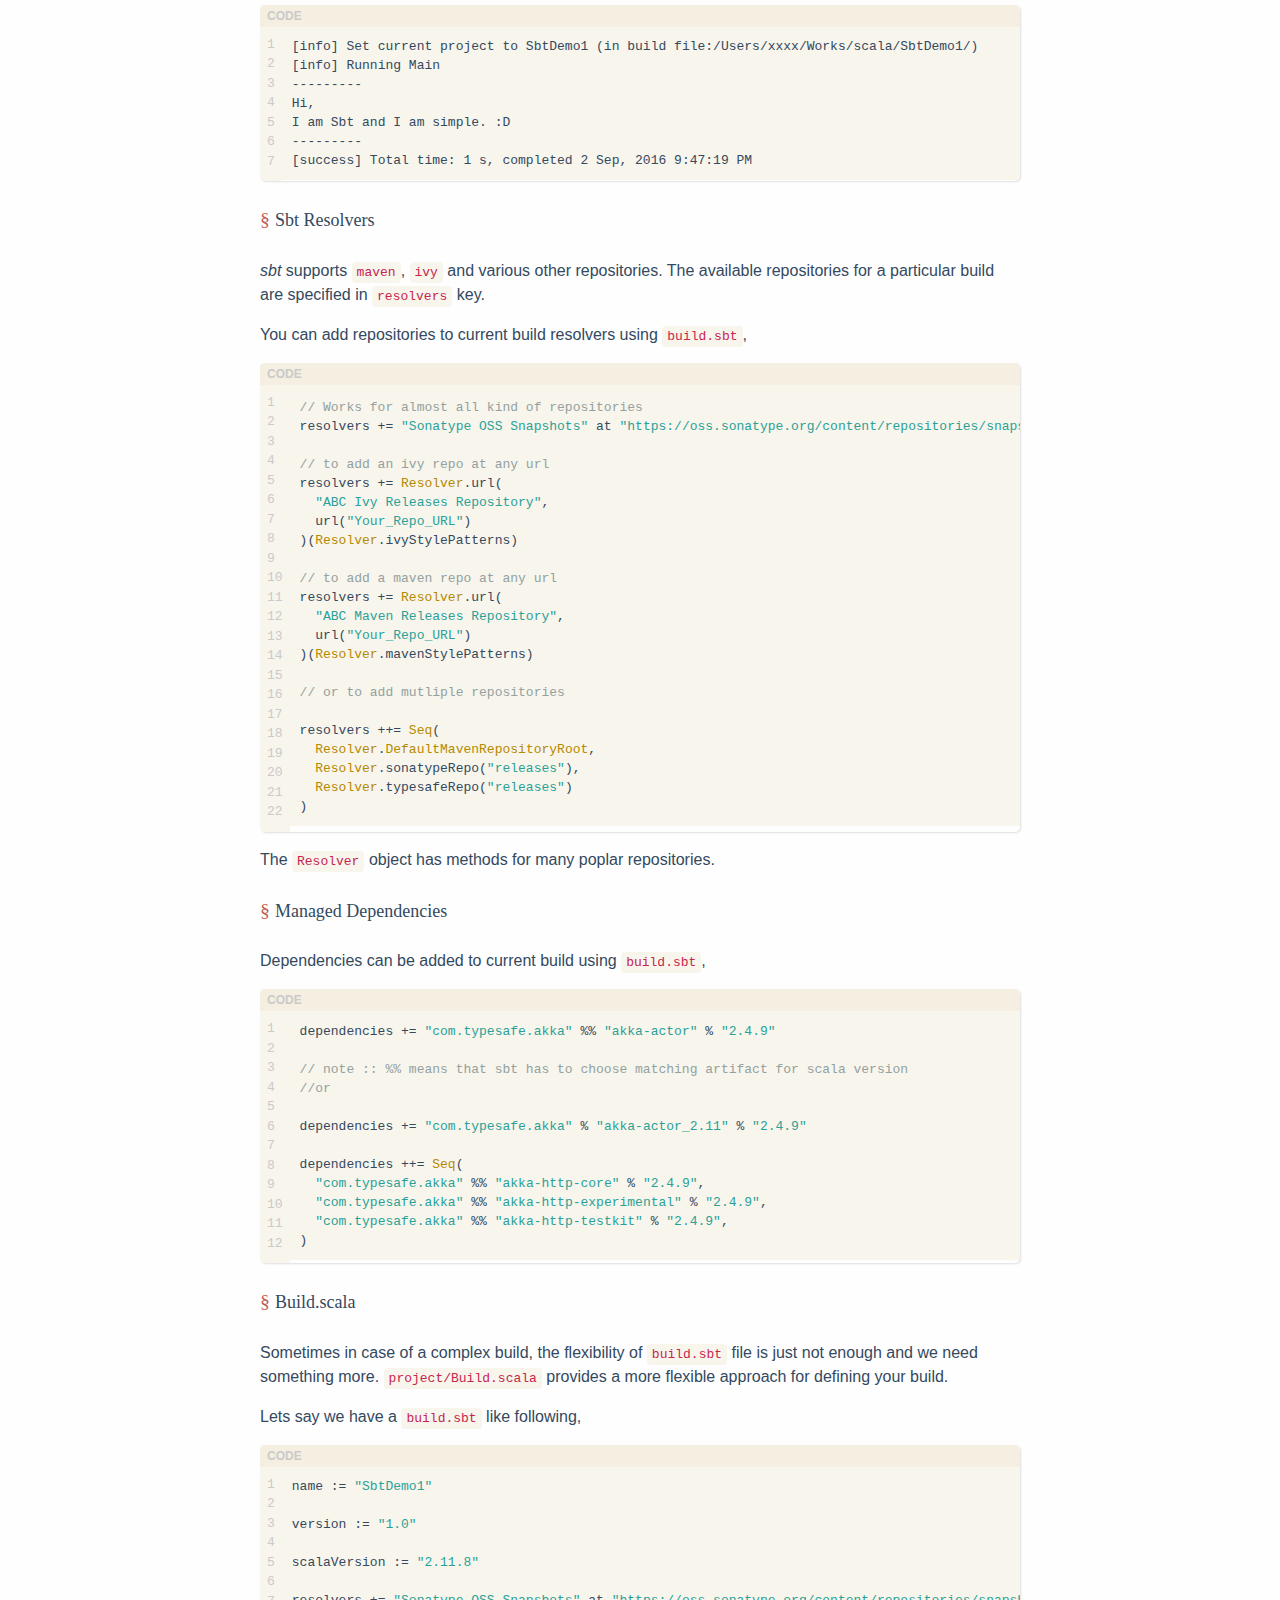
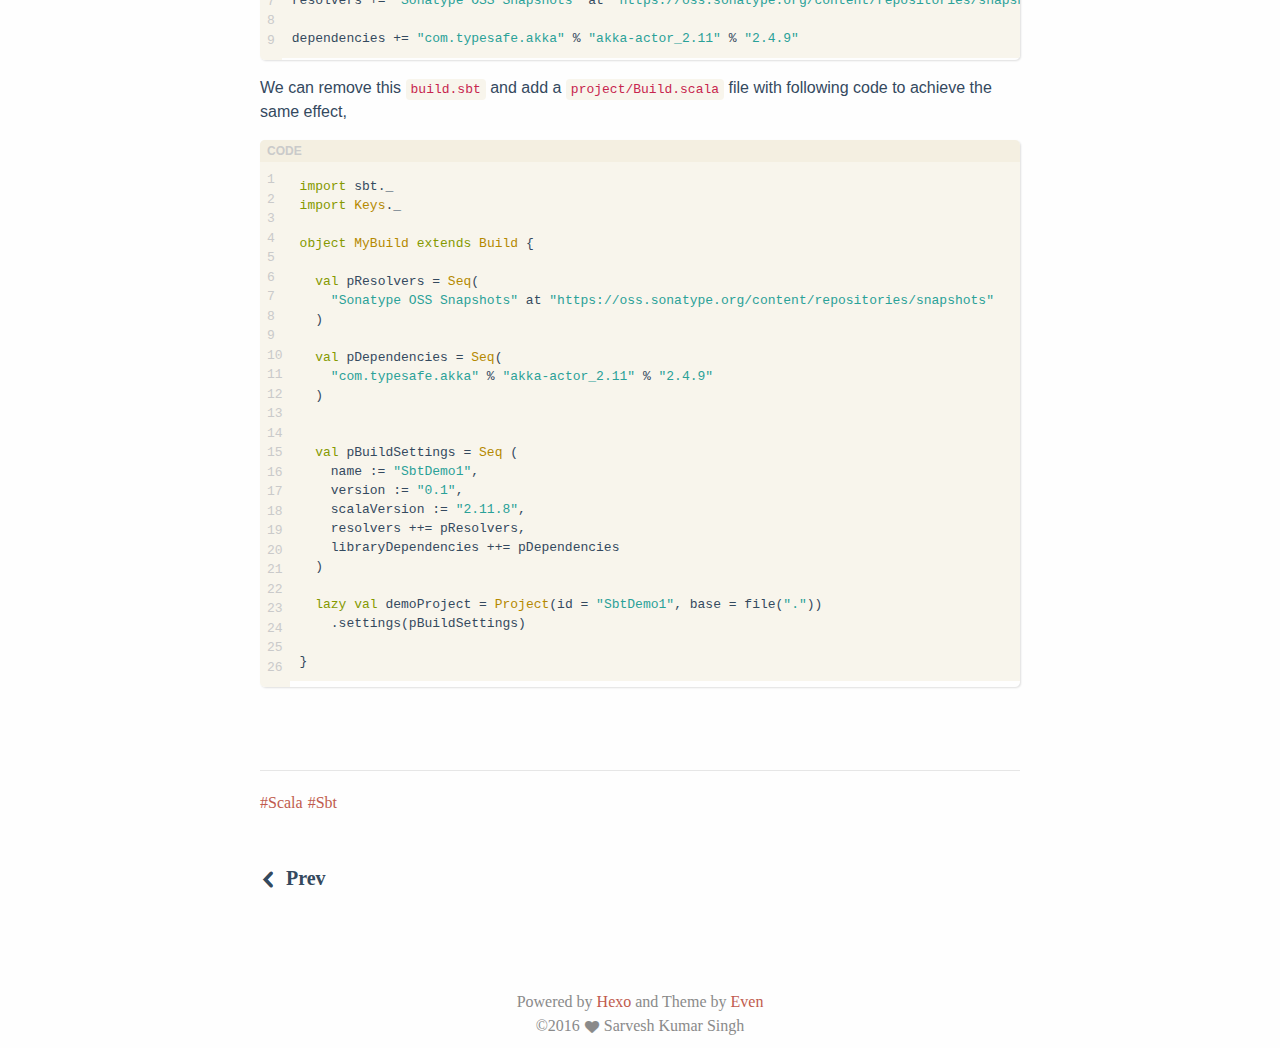
<file: 2016/09/02/sbt-the-simple-build-tool/index.html>
<!DOCTYPE html><html lang="en"><head><meta charset="utf-8"><meta name="X-UA-Compatible" content="IE=edge"><meta name="viewport" content="width=device-width, initial-scale=1"><meta name="author" content="Sarvesh Kumar Singh"><meta name="description" content="EveryScalabeginnerwondersaboutonething—“Whatexactlyissimpleaboutsbt?”.AndIthinktheansweris—“sbtisindeedsimplebutt"><meta name="keywords" content="Scala,Sbt"><title>SBT :: The Simple Build Tool · A bit of code</title><link rel="icon" href="/favicon.ico"><link rel="canonical" href="https://sarveshseri.github.io/2016/09/02/sbt-the-simple-build-tool/"><link rel="stylesheet" href="/fonts/iconfont/iconfont.css"><link rel="stylesheet" href="/css/style.css"></head><body><div id="main"><header><a href="/." class="logo">A bit of code</a><ul class="nav"><li class="nav-link"><a href="/" target="_self">Home</a></li><li class="nav-link"><a href="/archives/" target="_self">Archives</a></li></ul></header><section id="container"><article class="post"><h1 class="post-title">SBT :: The Simple Build Tool</h1><span class="post-time">Sep 2, 2016</span><div id="sidebar" class="post-sidebar"><h3 class="heading">Contents</h3><ol class="toc"><li class="toc-item toc-level-4"><a class="toc-link" href="#Minimal-Sbt-project"><span class="toc-text">Minimal Sbt project</span></a></li><li class="toc-item toc-level-4"><a class="toc-link" href="#Sbt-Resolvers"><span class="toc-text">Sbt Resolvers</span></a></li><li class="toc-item toc-level-4"><a class="toc-link" href="#Managed-Dependencies"><span class="toc-text">Managed Dependencies</span></a></li><li class="toc-item toc-level-4"><a class="toc-link" href="#Build-scala"><span class="toc-text">Build.scala</span></a></li></ol></div><div class="post-content"><p>Every Scala beginner wonders about one thing — “What exactly is simple about <em>sbt</em> ?”. And I think the answer is — “<em>sbt</em> is indeed simple but that is only relative to the power and flexibility it provides”.</p>
<p><em>sbt</em> can be pretty challenging for anyone who is not used to working with it. And so I thought about summarizing some basic things to get us all started.</p>
<h4 id="Minimal-Sbt-project"><a href="#Minimal-Sbt-project" class="headerlink" title="Minimal Sbt project"></a>Minimal Sbt project</h4><p>Lets create our <em>Works/scala</em> directory and our project called <em>SbtDemo1</em>,<br><figure class="highlight bash"><table><tr><td class="gutter"><pre><div class="line">1</div><div class="line">2</div><div class="line">3</div><div class="line">4</div><div class="line">5</div></pre></td><td class="code"><pre><div class="line">mkdir -p ~/Works/scala/SbtDemo1</div><div class="line"><span class="built_in">cd</span> ~/Works/scala</div><div class="line">mkdir -p SbtDemo/src/main/scala</div><div class="line">touch SbtDemo/src/main/scala/Main.scala</div><div class="line">touch SbtDemo/build.sbt</div></pre></td></tr></table></figure></p>
<p>Now we have the minimal structure for our <em>sbt</em> project which looks like following,<br><figure class="highlight bash"><table><tr><td class="gutter"><pre><div class="line">1</div><div class="line">2</div><div class="line">3</div><div class="line">4</div><div class="line">5</div><div class="line">6</div><div class="line">7</div></pre></td><td class="code"><pre><div class="line">tree SbtDemo1</div><div class="line">SbtDemo1</div><div class="line">├── build.sbt</div><div class="line">└── src</div><div class="line">    └── main</div><div class="line">        └── scala</div><div class="line">            └── Main.scala</div></pre></td></tr></table></figure></p>
<p>Now, lets edit out <code>build.sbt</code> file to add few basic settings,<br><figure class="highlight scala"><table><tr><td class="gutter"><pre><div class="line">1</div><div class="line">2</div><div class="line">3</div><div class="line">4</div><div class="line">5</div></pre></td><td class="code"><pre><div class="line">name := <span class="string">"SbtDemo1"</span></div><div class="line"></div><div class="line">version := <span class="string">"1.0"</span></div><div class="line"></div><div class="line">scalaVersion := <span class="string">"2.11.8"</span></div></pre></td></tr></table></figure></p>
<p>Notice the blank lines between two lines. In <code>build.sbt</code> every two lines are required to be separated by a blank line. Each of these <code>xx :=  yy</code> line actually tells <em>sbt</em> to set setting <code>xx</code> as <code>yy</code>.</p>
<p>We still have any not written any Scala code, so lets do that. Edit <em>SbtDemo1/src/main/scala/Main.scala</em>,<br><figure class="highlight scala"><table><tr><td class="gutter"><pre><div class="line">1</div><div class="line">2</div><div class="line">3</div><div class="line">4</div><div class="line">5</div><div class="line">6</div><div class="line">7</div><div class="line">8</div><div class="line">9</div><div class="line">10</div></pre></td><td class="code"><pre><div class="line"><span class="class"><span class="keyword">object</span> <span class="title">Main</span> </span>&#123;</div><div class="line"></div><div class="line">  <span class="function"><span class="keyword">def</span> <span class="title">main</span></span>(args: <span class="type">Array</span>[<span class="type">String</span>]): <span class="type">Unit</span> = &#123;</div><div class="line">    println(<span class="string">"---------"</span>)</div><div class="line">    println(<span class="string">"Hi,"</span>)</div><div class="line">    println(<span class="string">"I am Sbt and I am simple. :D"</span>)</div><div class="line">    println(<span class="string">"---------"</span>)</div><div class="line">  &#125;</div><div class="line"></div><div class="line">&#125;</div></pre></td></tr></table></figure></p>
<p>Now that we have a minimal <em>sbt</em> project, lets try running this,<br><figure class="highlight bash"><table><tr><td class="gutter"><pre><div class="line">1</div><div class="line">2</div><div class="line">3</div></pre></td><td class="code"><pre><div class="line">sbt compile</div><div class="line"><span class="comment"># wait for it to compile</span></div><div class="line">sbt run</div></pre></td></tr></table></figure></p>
<p>This should print something like following,<br><figure class="highlight plain"><table><tr><td class="gutter"><pre><div class="line">1</div><div class="line">2</div><div class="line">3</div><div class="line">4</div><div class="line">5</div><div class="line">6</div><div class="line">7</div></pre></td><td class="code"><pre><div class="line">[info] Set current project to SbtDemo1 (in build file:/Users/xxxx/Works/scala/SbtDemo1/)</div><div class="line">[info] Running Main</div><div class="line">---------</div><div class="line">Hi,</div><div class="line">I am Sbt and I am simple. :D</div><div class="line">---------</div><div class="line">[success] Total time: 1 s, completed 2 Sep, 2016 9:47:19 PM</div></pre></td></tr></table></figure></p>
<h4 id="Sbt-Resolvers"><a href="#Sbt-Resolvers" class="headerlink" title="Sbt Resolvers"></a>Sbt Resolvers</h4><p><em>sbt</em> supports <code>maven</code>, <code>ivy</code> and various other repositories. The available repositories for a particular build are specified in <code>resolvers</code> key.</p>
<p>You can add repositories to current build resolvers using <code>build.sbt</code>,</p>
<figure class="highlight scala"><table><tr><td class="gutter"><pre><div class="line">1</div><div class="line">2</div><div class="line">3</div><div class="line">4</div><div class="line">5</div><div class="line">6</div><div class="line">7</div><div class="line">8</div><div class="line">9</div><div class="line">10</div><div class="line">11</div><div class="line">12</div><div class="line">13</div><div class="line">14</div><div class="line">15</div><div class="line">16</div><div class="line">17</div><div class="line">18</div><div class="line">19</div><div class="line">20</div><div class="line">21</div><div class="line">22</div></pre></td><td class="code"><pre><div class="line"><span class="comment">// Works for almost all kind of repositories</span></div><div class="line">resolvers += <span class="string">"Sonatype OSS Snapshots"</span> at <span class="string">"https://oss.sonatype.org/content/repositories/snapshots"</span></div><div class="line"></div><div class="line"><span class="comment">// to add an ivy repo at any url</span></div><div class="line">resolvers += <span class="type">Resolver</span>.url(</div><div class="line">  <span class="string">"ABC Ivy Releases Repository"</span>,</div><div class="line">  url(<span class="string">"Your_Repo_URL"</span>)</div><div class="line">)(<span class="type">Resolver</span>.ivyStylePatterns)</div><div class="line"></div><div class="line"><span class="comment">// to add a maven repo at any url</span></div><div class="line">resolvers += <span class="type">Resolver</span>.url(</div><div class="line">  <span class="string">"ABC Maven Releases Repository"</span>,</div><div class="line">  url(<span class="string">"Your_Repo_URL"</span>)</div><div class="line">)(<span class="type">Resolver</span>.mavenStylePatterns)</div><div class="line"></div><div class="line"><span class="comment">// or to add mutliple repositories</span></div><div class="line"></div><div class="line">resolvers ++= <span class="type">Seq</span>(</div><div class="line">  <span class="type">Resolver</span>.<span class="type">DefaultMavenRepositoryRoot</span>,</div><div class="line">  <span class="type">Resolver</span>.sonatypeRepo(<span class="string">"releases"</span>),</div><div class="line">  <span class="type">Resolver</span>.typesafeRepo(<span class="string">"releases"</span>)</div><div class="line">)</div></pre></td></tr></table></figure>
<p>The <code>Resolver</code> object has methods for many poplar repositories.</p>
<h4 id="Managed-Dependencies"><a href="#Managed-Dependencies" class="headerlink" title="Managed Dependencies"></a>Managed Dependencies</h4><p>Dependencies can be added to current build using <code>build.sbt</code>,</p>
<figure class="highlight scala"><table><tr><td class="gutter"><pre><div class="line">1</div><div class="line">2</div><div class="line">3</div><div class="line">4</div><div class="line">5</div><div class="line">6</div><div class="line">7</div><div class="line">8</div><div class="line">9</div><div class="line">10</div><div class="line">11</div><div class="line">12</div></pre></td><td class="code"><pre><div class="line">dependencies += <span class="string">"com.typesafe.akka"</span> %% <span class="string">"akka-actor"</span> % <span class="string">"2.4.9"</span></div><div class="line"></div><div class="line"><span class="comment">// note :: %% means that sbt has to choose matching artifact for scala version</span></div><div class="line"><span class="comment">//or</span></div><div class="line"></div><div class="line">dependencies += <span class="string">"com.typesafe.akka"</span> % <span class="string">"akka-actor_2.11"</span> % <span class="string">"2.4.9"</span></div><div class="line"></div><div class="line">dependencies ++= <span class="type">Seq</span>(</div><div class="line">  <span class="string">"com.typesafe.akka"</span> %% <span class="string">"akka-http-core"</span> % <span class="string">"2.4.9"</span>,</div><div class="line">  <span class="string">"com.typesafe.akka"</span> %% <span class="string">"akka-http-experimental"</span> % <span class="string">"2.4.9"</span>,</div><div class="line">  <span class="string">"com.typesafe.akka"</span> %% <span class="string">"akka-http-testkit"</span> % <span class="string">"2.4.9"</span>,</div><div class="line">)</div></pre></td></tr></table></figure>
<h4 id="Build-scala"><a href="#Build-scala" class="headerlink" title="Build.scala"></a>Build.scala</h4><p>Sometimes in case of a complex build, the flexibility of <code>build.sbt</code> file is just not enough and we need something more. <code>project/Build.scala</code> provides a more flexible approach for defining your build.</p>
<p>Lets say we have a <code>build.sbt</code> like following,</p>
<figure class="highlight scala"><table><tr><td class="gutter"><pre><div class="line">1</div><div class="line">2</div><div class="line">3</div><div class="line">4</div><div class="line">5</div><div class="line">6</div><div class="line">7</div><div class="line">8</div><div class="line">9</div></pre></td><td class="code"><pre><div class="line">name := <span class="string">"SbtDemo1"</span></div><div class="line"></div><div class="line">version := <span class="string">"1.0"</span></div><div class="line"></div><div class="line">scalaVersion := <span class="string">"2.11.8"</span></div><div class="line"></div><div class="line">resolvers += <span class="string">"Sonatype OSS Snapshots"</span> at <span class="string">"https://oss.sonatype.org/content/repositories/snapshots"</span></div><div class="line"></div><div class="line">dependencies += <span class="string">"com.typesafe.akka"</span> % <span class="string">"akka-actor_2.11"</span> % <span class="string">"2.4.9"</span></div></pre></td></tr></table></figure>
<p>We can remove this <code>build.sbt</code> and add a <code>project/Build.scala</code> file with following code to achieve the same effect,</p>
<figure class="highlight scala"><table><tr><td class="gutter"><pre><div class="line">1</div><div class="line">2</div><div class="line">3</div><div class="line">4</div><div class="line">5</div><div class="line">6</div><div class="line">7</div><div class="line">8</div><div class="line">9</div><div class="line">10</div><div class="line">11</div><div class="line">12</div><div class="line">13</div><div class="line">14</div><div class="line">15</div><div class="line">16</div><div class="line">17</div><div class="line">18</div><div class="line">19</div><div class="line">20</div><div class="line">21</div><div class="line">22</div><div class="line">23</div><div class="line">24</div><div class="line">25</div><div class="line">26</div></pre></td><td class="code"><pre><div class="line"><span class="keyword">import</span> sbt._</div><div class="line"><span class="keyword">import</span> <span class="type">Keys</span>._</div><div class="line"></div><div class="line"><span class="class"><span class="keyword">object</span> <span class="title">MyBuild</span> <span class="keyword">extends</span> <span class="title">Build</span> </span>&#123;</div><div class="line"></div><div class="line">  <span class="keyword">val</span> pResolvers = <span class="type">Seq</span>(</div><div class="line">    <span class="string">"Sonatype OSS Snapshots"</span> at <span class="string">"https://oss.sonatype.org/content/repositories/snapshots"</span></div><div class="line">  )</div><div class="line"></div><div class="line">  <span class="keyword">val</span> pDependencies = <span class="type">Seq</span>(</div><div class="line">    <span class="string">"com.typesafe.akka"</span> % <span class="string">"akka-actor_2.11"</span> % <span class="string">"2.4.9"</span></div><div class="line">  )</div><div class="line"></div><div class="line"></div><div class="line">  <span class="keyword">val</span> pBuildSettings = <span class="type">Seq</span> (</div><div class="line">    name := <span class="string">"SbtDemo1"</span>,</div><div class="line">    version := <span class="string">"0.1"</span>,</div><div class="line">    scalaVersion := <span class="string">"2.11.8"</span>,</div><div class="line">    resolvers ++= pResolvers,</div><div class="line">    libraryDependencies ++= pDependencies</div><div class="line">  )</div><div class="line"></div><div class="line">  <span class="keyword">lazy</span> <span class="keyword">val</span> demoProject = <span class="type">Project</span>(id = <span class="string">"SbtDemo1"</span>, base = file(<span class="string">"."</span>))</div><div class="line">    .settings(pBuildSettings)</div><div class="line"></div><div class="line">&#125;</div></pre></td></tr></table></figure>
</div></article><div class="tags"><a href="/tags/Scala/">Scala</a><a href="/tags/Sbt/">Sbt</a></div><div class="paginator"><a href="/2016/09/03/intellij-ide-for-scala/" class="prev"><i class="iconfont icon-left"></i><span> Prev</span></a></div></section><footer><div class="copyright"><p class="power">Powered by <a href="https://hexo.io/">Hexo</a> and Theme by <a href="https://github.com/ahonn/hexo-theme-even"> Even</a></p><p class="since">&copy;2016<span class="heart"><i class="iconfont icon-heart"></i></span><span class="author">Sarvesh Kumar Singh</span></p></div><label id="back2top"><i class="iconfont icon-up"></i></label></footer></div><script src="/js/zepto.min.js"></script><script src="/js/theme.js"></script></body></html>
</file>
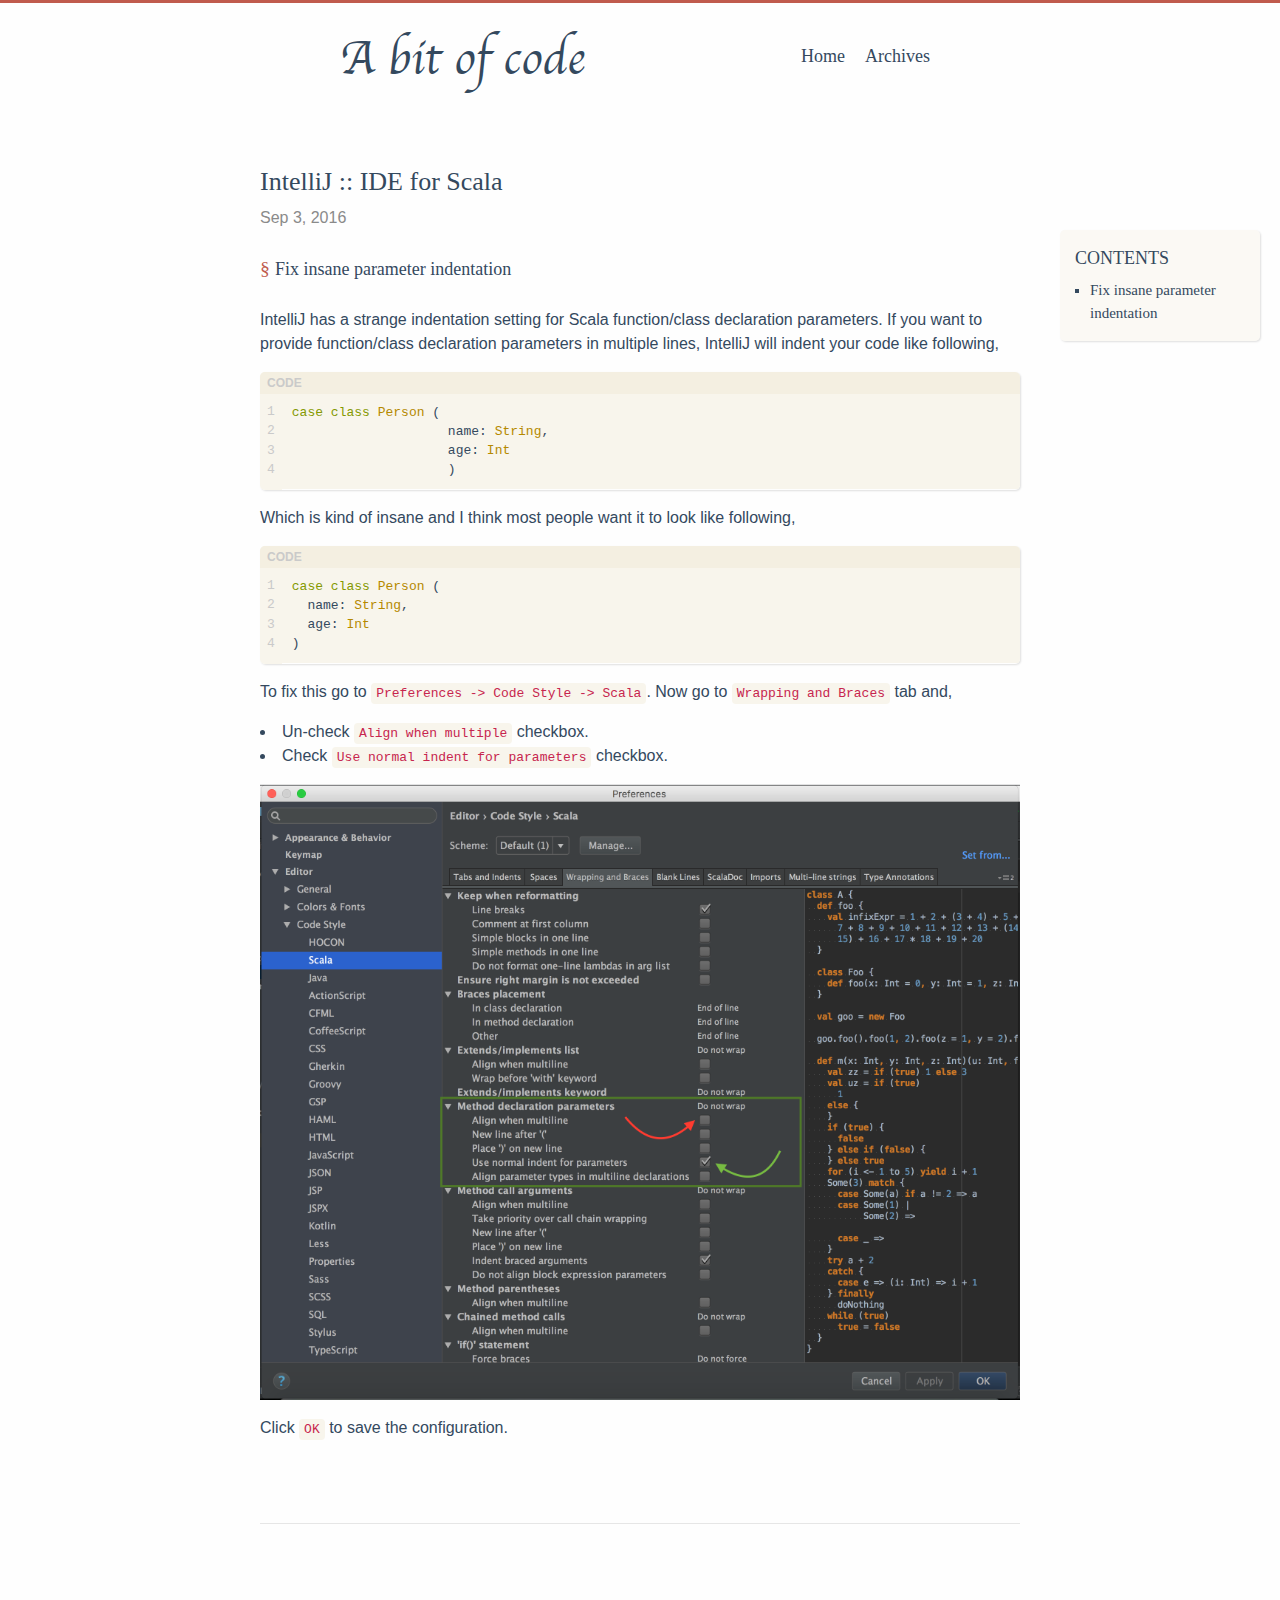
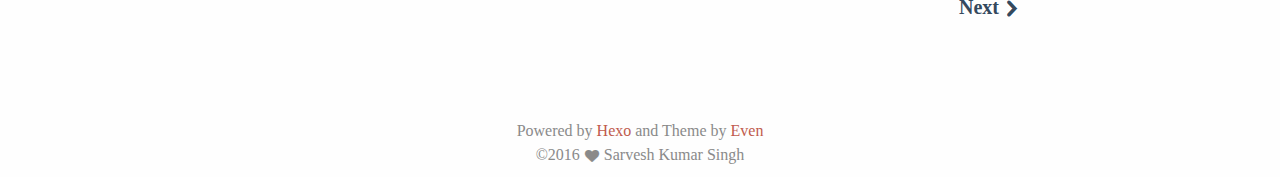
<file: 2016/09/03/intellij-ide-for-scala/index.html>
<!DOCTYPE html><html lang="en"><head><meta charset="utf-8"><meta name="X-UA-Compatible" content="IE=edge"><meta name="viewport" content="width=device-width, initial-scale=1"><meta name="author" content="Sarvesh Kumar Singh"><meta name="description" content="FixinsaneparameterindentationIntelliJhasastrangeindentationsettingforScalafunction/classdeclarationparameters.Ifyouwanttop"><meta name="keywords" content=""><title>IntelliJ :: IDE for Scala · A bit of code</title><link rel="icon" href="/favicon.ico"><link rel="canonical" href="https://sarveshseri.github.io/2016/09/03/intellij-ide-for-scala/"><link rel="stylesheet" href="/fonts/iconfont/iconfont.css"><link rel="stylesheet" href="/css/style.css"></head><body><div id="main"><header><a href="/." class="logo">A bit of code</a><ul class="nav"><li class="nav-link"><a href="/" target="_self">Home</a></li><li class="nav-link"><a href="/archives/" target="_self">Archives</a></li></ul></header><section id="container"><article class="post"><h1 class="post-title">IntelliJ :: IDE for Scala</h1><span class="post-time">Sep 3, 2016</span><div id="sidebar" class="post-sidebar"><h3 class="heading">Contents</h3><ol class="toc"><li class="toc-item toc-level-4"><a class="toc-link" href="#Fix-insane-parameter-indentation"><span class="toc-text">Fix insane parameter indentation</span></a></li></ol></div><div class="post-content"><h4 id="Fix-insane-parameter-indentation"><a href="#Fix-insane-parameter-indentation" class="headerlink" title="Fix insane parameter indentation"></a>Fix insane parameter indentation</h4><p>IntelliJ has a strange indentation setting for Scala function/class declaration parameters. If you want to provide function/class declaration parameters in multiple lines, IntelliJ will indent your code like following,<br><figure class="highlight scala"><table><tr><td class="gutter"><pre><div class="line">1</div><div class="line">2</div><div class="line">3</div><div class="line">4</div></pre></td><td class="code"><pre><div class="line"><span class="keyword">case</span> <span class="class"><span class="keyword">class</span> <span class="title">Person</span> (<span class="params"></span></span></div><div class="line">                    name: <span class="type">String</span>,</div><div class="line">                    age: <span class="type">Int</span></div><div class="line">                    )</div></pre></td></tr></table></figure></p>
<p>Which is kind of insane and I think most people want it to look like following,<br><figure class="highlight scala"><table><tr><td class="gutter"><pre><div class="line">1</div><div class="line">2</div><div class="line">3</div><div class="line">4</div></pre></td><td class="code"><pre><div class="line"><span class="keyword">case</span> <span class="class"><span class="keyword">class</span> <span class="title">Person</span> (<span class="params"></span></span></div><div class="line">  name: <span class="type">String</span>,</div><div class="line">  age: <span class="type">Int</span></div><div class="line">)</div></pre></td></tr></table></figure></p>
<p>To fix this go to <code>Preferences -&gt; Code Style -&gt; Scala</code>. Now go to <code>Wrapping and Braces</code> tab and,</p>
<ul>
<li>Un-check <code>Align when multiple</code> checkbox.</li>
<li>Check <code>Use normal indent for parameters</code> checkbox.<!--
![Scala indentation configuration](intellij-ide-for-scala/idea-1.png)
-->
</li>
</ul>
<img src="/2016/09/03/intellij-ide-for-scala/idea-1.png" alt="Scala indentation configuration" title="Scala indentation configuration">
<p>Click <code>OK</code> to save the configuration.</p>
</div></article><div class="tags"></div><div class="paginator"><a href="/2016/09/02/sbt-the-simple-build-tool/" class="next"><span>Next</span><i class="iconfont icon-right"></i></a></div></section><footer><div class="copyright"><p class="power">Powered by <a href="https://hexo.io/">Hexo</a> and Theme by <a href="https://github.com/ahonn/hexo-theme-even"> Even</a></p><p class="since">&copy;2016<span class="heart"><i class="iconfont icon-heart"></i></span><span class="author">Sarvesh Kumar Singh</span></p></div><label id="back2top"><i class="iconfont icon-up"></i></label></footer></div><script src="/js/zepto.min.js"></script><script src="/js/theme.js"></script></body></html>
</file>
<file: fonts/iconfont/iconfont.css>
@font-face {font-family: "iconfont";
  src: url('iconfont.eot?t=1468295277'); /* IE9*/
  src: url('iconfont.eot?t=1468295277#iefix') format('embedded-opentype'), /* IE6-IE8 */
  url('iconfont.woff?t=1468295277') format('woff'), /* chrome, firefox */
  url('iconfont.ttf?t=1468295277') format('truetype'), /* chrome, firefox, opera, Safari, Android, iOS 4.2+*/
  url('iconfont.svg?t=1468295277#iconfont') format('svg'); /* iOS 4.1- */
}

.iconfont {
  font-family:"iconfont" !important;
  font-size:16px;
  font-style:normal;
  -webkit-font-smoothing: antialiased;
  -webkit-text-stroke-width: 0.2px;
  -moz-osx-font-smoothing: grayscale;
}
.iconfont {
  font-family: "iconfont" !important;
  font-size: 16px;
  font-style: normal;
  -webkit-font-smoothing: antialiased;
  -webkit-text-stroke-width: 0.2px;
  -moz-osx-font-smoothing: grayscale;

}
.icon-twitter:before {
  content: "\e600";
}
.icon-weibo:before {
  content: "\e602";
}
.icon-stack-overflow:before {
  content: "\e603";
  font-size: 25px;
  position: relative;
  top: -4px;
}
.icon-email:before {
  content: "\e605";
  position: relative;
  top: -2px;
}
.icon-facebook:before {
  content: "\e601";
}
.icon-github:before {
  content: "\e606";
  position: relative;
  top: -3px;
}
.icon-rss:before {
  content: "\e604";
}
.icon-google:before {
  content: "\e609";
}
.icon-zhihu:before {
  content: "\e607";
  font-size: 27px;
  position: relative;
  top: -2px;
}
.icon-heart:before {
  content: "\e608"; 
}

.icon-right:before { 
  content: "\e60a";

}
.icon-left:before {
  content: "\e60b"; 
}
.icon-up:before {
  content: "\e60c";
}
</file>
<file: css/style.css>
@charset "UTF-8";
/**
 * Even theme for Hexo by Ahonn
 * Version 1.0.0
 * https://github.com/ahonn/hexo-theme-even
 */
@font-face {
  font-family: 'Chancery';
  src: url("../fonts/chancery/apple-chancery-webfont.eot");
  src: url("../fonts/chancer/apple-chancery-webfont.eot?#iefix") format("embedded-opentype"), url("../fonts/chancery/apple-chancery-webfont.woff") format("woff"), url("../fonts/chancery/apple-chancery-webfont.ttf") format("truetype"), url("../fonts/chancery/apple-chancery-webfont.svg#apple-chancery") format("svg");
  font-weight: lighter;
  font-style: normal; }

/*! normalize.css v4.1.1 | MIT License | github.com/necolas/normalize.css */
/**
   * 1. Change the default font family in all browsers (opinionated).
   * 2. Prevent adjustments of font size after orientation changes in IE and iOS.
   */
html {
  font-family: sans-serif;
  /* 1 */
  -ms-text-size-adjust: 100%;
  /* 2 */
  -webkit-text-size-adjust: 100%;
  /* 2 */ }

/**
   * Remove the margin in all browsers (opinionated).
   */
body {
  margin: 0; }

/* HTML5 display definitions
     ========================================================================== */
/**
   * Add the correct display in IE 9-.
   * 1. Add the correct display in Edge, IE, and Firefox.
   * 2. Add the correct display in IE.
   */
article,
aside,
details,
figcaption,
figure,
footer,
header,
main,
menu,
nav,
section,
summary {
  /* 1 */
  display: block; }

/**
   * Add the correct display in IE 9-.
   */
audio,
canvas,
progress,
video {
  display: inline-block; }

/**
   * Add the correct display in iOS 4-7.
   */
audio:not([controls]) {
  display: none;
  height: 0; }

/**
   * Add the correct vertical alignment in Chrome, Firefox, and Opera.
   */
progress {
  vertical-align: baseline; }

/**
   * Add the correct display in IE 10-.
   * 1. Add the correct display in IE.
   */
template,
[hidden] {
  display: none; }

/* Links
     ========================================================================== */
/**
   * 1. Remove the gray background on active links in IE 10.
   * 2. Remove gaps in links underline in iOS 8+ and Safari 8+.
   */
a {
  background-color: transparent;
  /* 1 */
  -webkit-text-decoration-skip: objects;
  /* 2 */ }

/**
   * Remove the outline on focused links when they are also active or hovered
   * in all browsers (opinionated).
   */
a:active,
a:hover {
  outline-width: 0; }

/* Text-level semantics
     ========================================================================== */
/**
   * 1. Remove the bottom border in Firefox 39-.
   * 2. Add the correct text decoration in Chrome, Edge, IE, Opera, and Safari.
   */
abbr[title] {
  border-bottom: none;
  /* 1 */
  text-decoration: underline;
  /* 2 */
  text-decoration: underline dotted;
  /* 2 */ }

/**
   * Prevent the duplicate application of `bolder` by the next rule in Safari 6.
   */
b,
strong {
  font-weight: inherit; }

/**
   * Add the correct font weight in Chrome, Edge, and Safari.
   */
b,
strong {
  font-weight: bolder; }

/**
   * Add the correct font style in Android 4.3-.
   */
dfn {
  font-style: italic; }

/**
   * Correct the font size and margin on `h1` elements within `section` and
   * `article` contexts in Chrome, Firefox, and Safari.
   */
h1 {
  font-size: 2em;
  margin: 0.67em 0; }

/**
   * Add the correct background and color in IE 9-.
   */
mark {
  background-color: #ff0;
  color: #000; }

/**
   * Add the correct font size in all browsers.
   */
small {
  font-size: 80%; }

/**
   * Prevent `sub` and `sup` elements from affecting the line height in
   * all browsers.
   */
sub,
sup {
  font-size: 75%;
  line-height: 0;
  position: relative;
  vertical-align: baseline; }

sub {
  bottom: -0.25em; }

sup {
  top: -0.5em; }

/* Embedded content
     ========================================================================== */
/**
   * Remove the border on images inside links in IE 10-.
   */
img {
  border-style: none; }

/**
   * Hide the overflow in IE.
   */
svg:not(:root) {
  overflow: hidden; }

/* Grouping content
     ========================================================================== */
/**
   * 1. Correct the inheritance and scaling of font size in all browsers.
   * 2. Correct the odd `em` font sizing in all browsers.
   */
code,
kbd,
pre,
samp {
  font-family: monospace, monospace;
  /* 1 */
  font-size: 1em;
  /* 2 */ }

/**
   * Add the correct margin in IE 8.
   */
figure {
  margin: 1em 40px; }

/**
   * 1. Add the correct box sizing in Firefox.
   * 2. Show the overflow in Edge and IE.
   */
hr {
  box-sizing: content-box;
  /* 1 */
  height: 0;
  /* 1 */
  overflow: visible;
  /* 2 */ }

/* Forms
     ========================================================================== */
/**
   * 1. Change font properties to `inherit` in all browsers (opinionated).
   * 2. Remove the margin in Firefox and Safari.
   */
button,
input,
select,
textarea {
  font: inherit;
  /* 1 */
  margin: 0;
  /* 2 */ }

/**
   * Restore the font weight unset by the previous rule.
   */
optgroup {
  font-weight: bold; }

/**
   * Show the overflow in IE.
   * 1. Show the overflow in Edge.
   */
button,
input {
  /* 1 */
  overflow: visible; }

/**
   * Remove the inheritance of text transform in Edge, Firefox, and IE.
   * 1. Remove the inheritance of text transform in Firefox.
   */
button,
select {
  /* 1 */
  text-transform: none; }

/**
   * 1. Prevent a WebKit bug where (2) destroys native `audio` and `video`
   *    controls in Android 4.
   * 2. Correct the inability to style clickable types in iOS and Safari.
   */
button,
html [type="button"],
[type="reset"],
[type="submit"] {
  -webkit-appearance: button;
  /* 2 */ }

/**
   * Remove the inner border and padding in Firefox.
   */
button::-moz-focus-inner,
[type="button"]::-moz-focus-inner,
[type="reset"]::-moz-focus-inner,
[type="submit"]::-moz-focus-inner {
  border-style: none;
  padding: 0; }

/**
   * Restore the focus styles unset by the previous rule.
   */
button:-moz-focusring,
[type="button"]:-moz-focusring,
[type="reset"]:-moz-focusring,
[type="submit"]:-moz-focusring {
  outline: 1px dotted ButtonText; }

/**
   * Change the border, margin, and padding in all browsers (opinionated).
   */
fieldset {
  border: 1px solid #c0c0c0;
  margin: 0 2px;
  padding: 0.35em 0.625em 0.75em; }

/**
   * 1. Correct the text wrapping in Edge and IE.
   * 2. Correct the color inheritance from `fieldset` elements in IE.
   * 3. Remove the padding so developers are not caught out when they zero out
   *    `fieldset` elements in all browsers.
   */
legend {
  box-sizing: border-box;
  /* 1 */
  color: inherit;
  /* 2 */
  display: table;
  /* 1 */
  max-width: 100%;
  /* 1 */
  padding: 0;
  /* 3 */
  white-space: normal;
  /* 1 */ }

/**
   * Remove the default vertical scrollbar in IE.
   */
textarea {
  overflow: auto; }

/**
   * 1. Add the correct box sizing in IE 10-.
   * 2. Remove the padding in IE 10-.
   */
[type="checkbox"],
[type="radio"] {
  box-sizing: border-box;
  /* 1 */
  padding: 0;
  /* 2 */ }

/**
   * Correct the cursor style of increment and decrement buttons in Chrome.
   */
[type="number"]::-webkit-inner-spin-button,
[type="number"]::-webkit-outer-spin-button {
  height: auto; }

/**
   * 1. Correct the odd appearance in Chrome and Safari.
   * 2. Correct the outline style in Safari.
   */
[type="search"] {
  -webkit-appearance: textfield;
  /* 1 */
  outline-offset: -2px;
  /* 2 */ }

/**
   * Remove the inner padding and cancel buttons in Chrome and Safari on OS X.
   */
[type="search"]::-webkit-search-cancel-button,
[type="search"]::-webkit-search-decoration {
  -webkit-appearance: none; }

/**
   * Correct the text style of placeholders in Chrome, Edge, and Safari.
   */
::-webkit-input-placeholder {
  color: inherit;
  opacity: 0.54; }

/**
   * 1. Correct the inability to style clickable types in iOS and Safari.
   * 2. Change font properties to `inherit` in Safari.
   */
::-webkit-file-upload-button {
  -webkit-appearance: button;
  /* 1 */
  font: inherit;
  /* 2 */ }

html {
  font-size: 100%;
  box-sizing: border-box; }

body {
  padding: 0;
  margin: 0;
  font-family: "Source Sans Pro", "Helvetica Neue", Arial, sans-serif;
  font-weight: normal;
  -webkit-font-smoothing: antialiased;
  -moz-osx-font-smoothing: grayscale;
  line-height: 1.5;
  color: #34495e;
  background: #fefefe;
  border-top: 3px solid #c05b4d; }

img {
  max-width: 100%;
  height: auto;
  display: inline-block;
  vertical-align: middle; }

a {
  color: #34495e;
  text-decoration: none; }

h2 {
  font-size: 22px; }

h3 {
  font-size: 20px; }

h4 {
  font-size: 18px; }

h5 {
  font-size: 16px; }

h6 {
  font-size: 16px; }

#main {
  width: 800px;
  margin: 0 auto; }

#container {
  margin: 32px 20px; }

header {
  height: 60px;
  padding: 20px 100px; }
  header .logo {
    float: left;
    font-size: 48px;
    font-family: "Chancery", cursive, LiSu, sans-serif; }
  header .nav {
    float: right;
    margin: 0;
    font-family: Athelas, Times New Roman, STHeiti, Microsoft Yahei, serif; }
    header .nav .nav-link {
      display: inline-block;
      padding: 20px 10px; }
      header .nav .nav-link a {
        font-size: 18px;
        line-height: 1.5; }
      header .nav .nav-link :hover, header .nav .nav-link .active {
        transition: 0.1s ease-out;
        border-radius: 2px;
        border-bottom: 2px solid #c05b4d; }

footer {
  padding-top: 2em; }
  footer .social {
    display: block;
    text-align: center; }
    footer .social .iconfont {
      display: inline-block;
      margin-right: 10px;
      font-size: 30px; }
      footer .social .iconfont:hover {
        color: #c05b4d; }
  footer .copyright {
    margin-top: 15px;
    margin-bottom: 10px;
    color: #8a8a8a;
    text-align: center;
    font-family: Athelas, Times New Roman, STHeiti, Microsoft Yahei, serif; }
    footer .copyright .heart {
      margin: 0 5px; }
      footer .copyright .heart .icon-heart {
        font-size: 14px; }
    footer .copyright .power {
      margin: 0; }
      footer .copyright .power a {
        color: #c05b4d; }
    footer .copyright .since {
      margin: 0; }
  footer #back2top {
    position: fixed;
    right: 20px;
    bottom: 20px;
    z-index: 10;
    opacity: 0;
    transition-property: transform;
    transition-timing-function: ease-out;
    transition-duration: 0.3s; }
    footer #back2top:hover {
      transform: translateY(-5px); }

.post {
  padding-top: 1.7em;
  padding-bottom: 2em; }
  .post .post-title {
    margin: 0px;
    font-weight: 400;
    font-size: 26px;
    font-family: Athelas, Times New Roman, STHeiti, Microsoft Yahei, serif; }
    .post .post-title .post-link:hover {
      border-bottom: 2px solid #c05b4d;
      transition: 0.1s; }
  .post .post-time {
    margin-top: 5px;
    display: inline-block;
    color: #8a8a8a; }
  .post .post-content h1 {
    font-weight: 400;
    font-family: Athelas, Times New Roman, STHeiti, Microsoft Yahei, serif; }
  .post .post-content h2 {
    font-weight: 400;
    font-family: Athelas, Times New Roman, STHeiti, Microsoft Yahei, serif; }
  .post .post-content h3 {
    font-weight: 400;
    font-family: Athelas, Times New Roman, STHeiti, Microsoft Yahei, serif; }
  .post .post-content h4 {
    font-weight: 400;
    font-family: Athelas, Times New Roman, STHeiti, Microsoft Yahei, serif; }
  .post .post-content h5 {
    font-weight: 400;
    font-family: Athelas, Times New Roman, STHeiti, Microsoft Yahei, serif; }
  .post .post-content h6 {
    font-weight: 400;
    font-family: Athelas, Times New Roman, STHeiti, Microsoft Yahei, serif; }
  .post .post-content .headerlink:hover {
    border-bottom: 0; }
  .post .post-content .headerlink::before {
    content: "§";
    margin-right: 5px;
    font-size: 1.1em; }
  .post .post-content a {
    color: #c05b4d; }
    .post .post-content a:hover {
      border-bottom: 1px solid #c05b4d; }
  .post .post-content blockquote {
    margin: 2em 0;
    padding: 10px 20px;
    position: relative;
    color: rgba(52, 73, 94, 0.8);
    background-color: rgba(192, 91, 77, 0.05);
    border-left: 3px solid rgba(192, 91, 77, 0.3);
    box-shadow: 1px 1px 2px rgba(0, 0, 0, 0.125); }
    .post .post-content blockquote p {
      margin: 0; }
  .post .post-content img {
    display: inline-block;
    max-width: 100%; }
  .post .post-content > ul,
  .post .post-content > ol {
    padding: 0;
    list-style: inside; }
  .post .post-content > table {
    margin-bottom: 20px;
    border-spacing: 0;
    box-shadow: 2px 2px 3px rgba(0, 0, 0, 0.125);
    border: 3px double #e8c3be; }
    .post .post-content > table th, .post .post-content > table td {
      padding: 5px 15px;
      background-color: white;
      border: 1px double #e8c3be; }

.post .post-sidebar {
  width: 190px;
  position: absolute;
  padding: 10px 5px;
  margin-left: 800px;
  font-size: 15px;
  font-family: Athelas, Times New Roman, STHeiti, Microsoft Yahei, serif;
  border-radius: 5px;
  background: rgba(248, 245, 236, 0.6);
  box-shadow: 1px 1px 2px rgba(0, 0, 0, 0.125); }
  .post .post-sidebar .heading {
    margin: 5px 10px;
    font-size: 18px;
    font-weight: 500;
    text-transform: uppercase; }
  .post .post-sidebar ol {
    list-style: square; }
    .post .post-sidebar ol a.active {
      color: #c05b4d; }
  .post .post-sidebar .toc {
    margin: 7px 0;
    padding-left: 25px; }
    .post .post-sidebar .toc .toc-child {
      padding-left: 20px; }

code, pre {
  padding: 7px;
  font-size: 13px;
  font-family: Consolas, Monaco, Menlo, Consolas, monospace;
  background: #f8f5ec; }

code {
  padding: 3px 5px;
  border-radius: 4px;
  color: #c7254e; }

.highlight {
  position: relative;
  margin: 1em 0;
  border-radius: 5px;
  overflow-x: auto;
  box-shadow: 1px 1px 2px rgba(0, 0, 0, 0.125); }
  .highlight::after {
    position: absolute;
    top: 0;
    right: 0;
    left: 0;
    padding: 2px 7px;
    font-size: 12px;
    font-weight: bold;
    color: #cacaca;
    background: #f4efe1;
    content: 'CODE'; }
  .highlight.html::after {
    content: "HTML"; }
  .highlight.js::after {
    content: "JS"; }
  .highlight.bash::after {
    content: "BASH"; }
  .highlight.css::after {
    content: "CSS"; }
  .highlight.scss::after {
    content: "SCSS"; }
  .highlight.diff::after {
    content: "DIFF"; }
  .highlight.java::after {
    content: "JAVA"; }
  .highlight.xml::after {
    content: "XML"; }
  .highlight.python::after {
    content: "PYTHON"; }
  .highlight.json::after {
    content: "JSON"; }
  .highlight.swift::after {
    content: "SWIFT"; }
  .highlight.ruby::after {
    content: "RUBY"; }
  .highlight.perl::after {
    content: "PERL"; }
  .highlight.php::after {
    content: "PHP"; }
  .highlight.c::after {
    content: "C"; }
  .highlight.java::after {
    content: "JAVA"; }
  .highlight.cpp::after {
    content: "CPP"; }
  .highlight.scheme::after {
    content: "SCHEME"; }
  .highlight .code pre {
    margin: 0;
    padding: 30px 10px 10px; }
    .highlight .code pre .line {
      height: 19px; }
  .highlight .gutter {
    width: 10px;
    color: #cacaca; }
    .highlight .gutter pre {
      margin: 0;
      padding: 30px 7px 10px; }
  .highlight table, .highlight tr, .highlight td {
    margin: 0;
    padding: 0;
    width: 100%;
    border-collapse: collapse; }
  .highlight .code .comment,
  .highlight .code .quote {
    color: #93a1a1; }
  .highlight .code .keyword,
  .highlight .code .selector-tag,
  .highlight .code .addition {
    color: #859900; }
  .highlight .code .number,
  .highlight .code .string,
  .highlight .code .meta .meta-string,
  .highlight .code .literal,
  .highlight .code .doctag,
  .highlight .code .regexp {
    color: #2aa198; }
  .highlight .code .attribute,
  .highlight .code .attr,
  .highlight .code .variable,
  .highlight .code .template-variable,
  .highlight .code .class .title,
  .highlight .code .type {
    color: #b58900; }
  .highlight .code .symbol,
  .highlight .code .bullet,
  .highlight .code .subst,
  .highlight .code .meta,
  .highlight .code .meta .keyword,
  .highlight .code .selector-attr,
  .highlight .code .selector-pseudo,
  .highlight .code .link {
    color: #cb4b16; }
  .highlight .code .built_in,
  .highlight .code .deletion {
    color: #dc322f; }

.paginator {
  margin-top: 2em;
  margin-bottom: 4em;
  padding: 1em 0; }
  .paginator .prev,
  .paginator .next {
    display: inline-block;
    font-weight: bold;
    font-size: 20px;
    font-family: Athelas, Times New Roman, STHeiti, Microsoft Yahei, serif; }
    .paginator .prev span,
    .paginator .next span {
      margin: 0 5px; }
    .paginator .prev:hover,
    .paginator .next:hover {
      color: #c05b4d; }
  .paginator .prev {
    float: left; }
  .paginator .next {
    float: right; }

.home {
  padding-left: 0;
  margin-top: 2em;
  margin-bottom: 2em; }
  .home .post-item {
    list-style: none;
    border-bottom: 1px solid #e6e6e6; }
    .home .post-item .post-title {
      display: inline-block; }
    .home .post-item .post-title {
      display: block; }
  .home .read-more {
    color: #c05b4d;
    font-size: 1.1em;
    font-family: Athelas, Times New Roman, STHeiti, Microsoft Yahei, serif; }
    .home .read-more:hover {
      border-bottom: 1px solid #c05b4d; }

.archive {
  margin: 3em auto;
  font-size: 16px;
  max-width: 520px; }
  .archive .year {
    margin: 20px 0;
    font-size: 28px;
    font-weight: 400;
    font-family: Athelas, Times New Roman, STHeiti, Microsoft Yahei, serif; }
  .archive .post-item {
    padding: 2px 10px;
    border-left: 1px solid #cacaca; }
    .archive .post-item:hover {
      padding-left: 13px;
      border-left: 3px solid #c05b4d;
      transition: 0.2s ease-out; }
  .archive .post-time {
    display: inline-block;
    width: 12%;
    margin: 0 10px;
    color: #8a8a8a; }
    .archive .post-time.tag, .archive .post-time.category {
      margin-left: 10px;
      width: 20%; }
  .archive .post-link {
    width: 75%;
    display: inline-block;
    color: #c05b4d;
    white-space: nowrap;
    overflow: hidden;
    text-overflow: ellipsis;
    position: relative;
    top: 6px; }

.tags {
  margin-top: 35px;
  padding-top: 20px;
  font-family: Athelas, Times New Roman, STHeiti, Microsoft Yahei, serif;
  border-top: 1px solid #e6e6e6; }
  .tags a {
    margin-right: 5px;
    color: #c05b4d; }
    .tags a::before {
      content: '#'; }

.tagcloud {
  margin-top: 3em;
  margin-bottom: 5em;
  text-align: center;
  color: #c05b4d;
  font-family: Athelas, Times New Roman, STHeiti, Microsoft Yahei, serif; }
  .tagcloud .total {
    margin-bottom: 10px; }
    .tagcloud .total p {
      margin: auto;
      font-size: 18px;
      width: 110px;
      border-bottom: 2px solid #c05b4d; }
  .tagcloud a {
    display: inline-block;
    word-wrap: break-word;
    margin: 5px;
    position: relative;
    transition-duration: 0.2s;
    transition-property: transform;
    transition-timing-function: ease-out; }
    .tagcloud a:active, .tagcloud a:focus, .tagcloud a:hover {
      color: #c05b4d;
      transform: scale(1.05); }

.categories {
  margin-top: 3em;
  margin-bottom: 5em;
  text-align: center;
  color: #c05b4d;
  font-family: Athelas, Times New Roman, STHeiti, Microsoft Yahei, serif; }
  .categories .total {
    margin-bottom: 20px; }
    .categories .total p {
      margin: auto;
      font-size: 18px;
      width: 110px;
      border-bottom: 2px solid #c05b4d; }
  .categories .category-link {
    display: inline-block;
    margin: 3px 10px;
    position: relative;
    transition-duration: 0.2s;
    transition-property: transform;
    transition-timing-function: ease-out; }
    .categories .category-link .category-count {
      display: inline-block;
      position: relative;
      top: -8px;
      right: -2px;
      color: #c05b4d;
      font-size: 12px; }
    .categories .category-link:active, .categories .category-link:focus, .categories .category-link:hover {
      color: #c05b4d;
      transform: scale(1.05); }

@media screen and (max-width: 800px) {
  #main {
    width: 100%; }
  header {
    padding: 20px 0; }
    header .logo {
      font-size: 42px; }
    header .logo, header .nav {
      float: none;
      display: block;
      text-align: center; }
      header .logo .nav-link, header .nav .nav-link {
        padding: 5px 8px; }
  .archive {
    margin: 4em 1em 5em; }
    .archive .post-time {
      margin: 0;
      width: auto;
      font-size: 13px;
      display: block; }
      .archive .post-time.tag, .archive .post-time.category {
        margin-left: 0;
        width: auto; }
    .archive .post-link {
      width: 100%; }
  .tagcloud {
    margin-top: 4em; }
  .post .post-sidebar {
    display: none; }
  #back2top {
    display: none; } }
</file>
